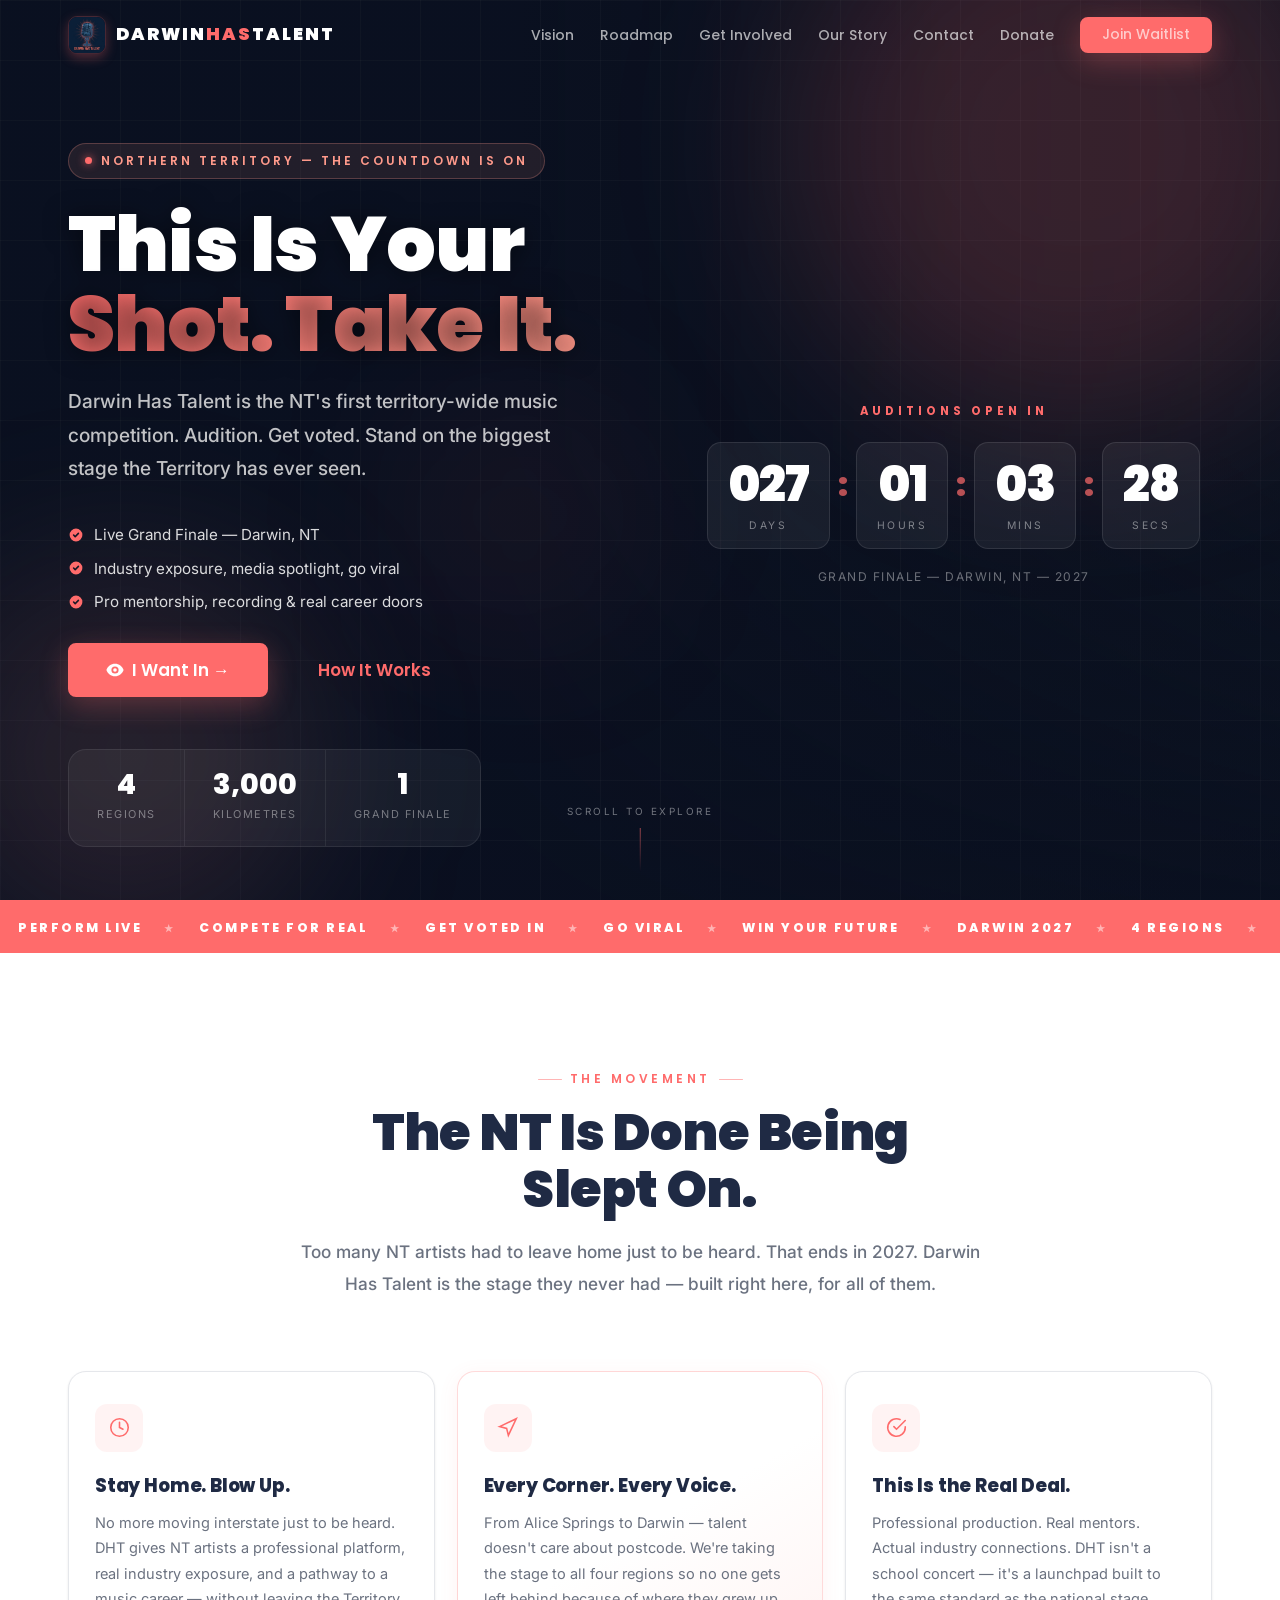
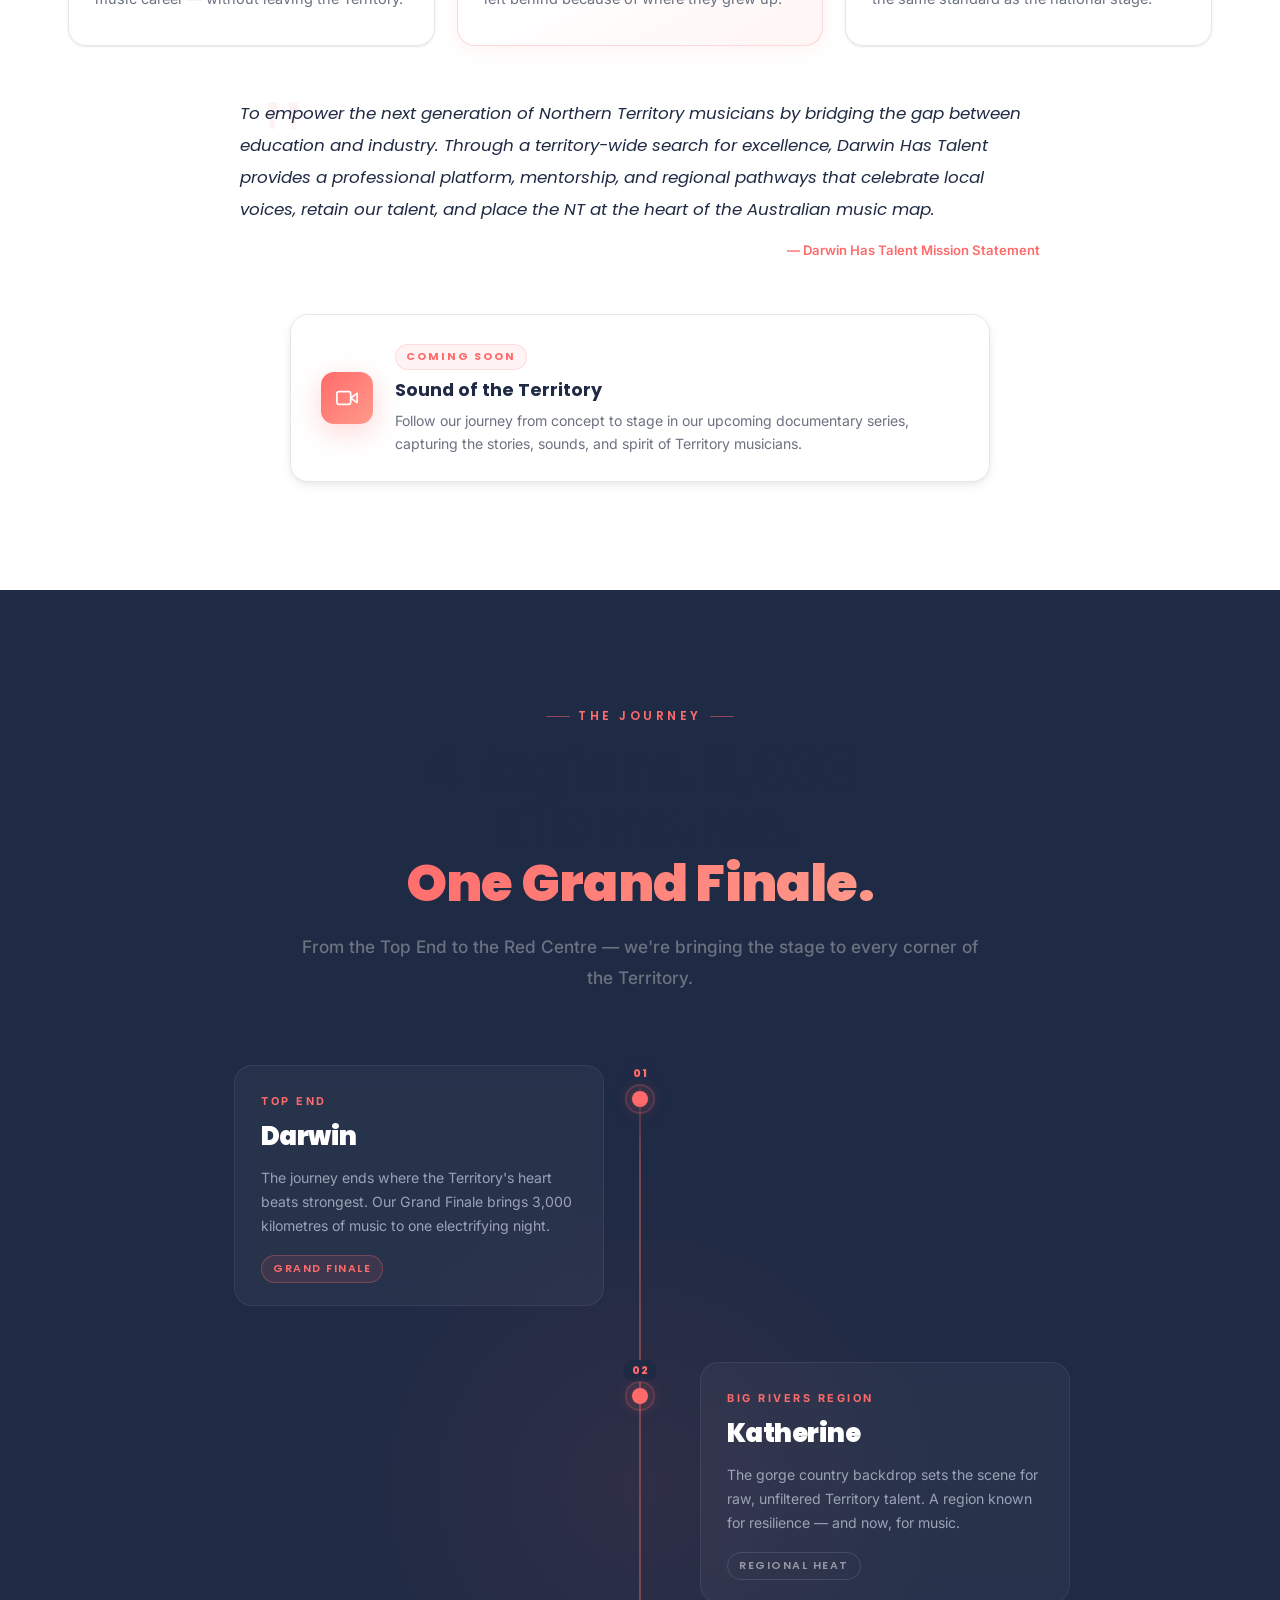
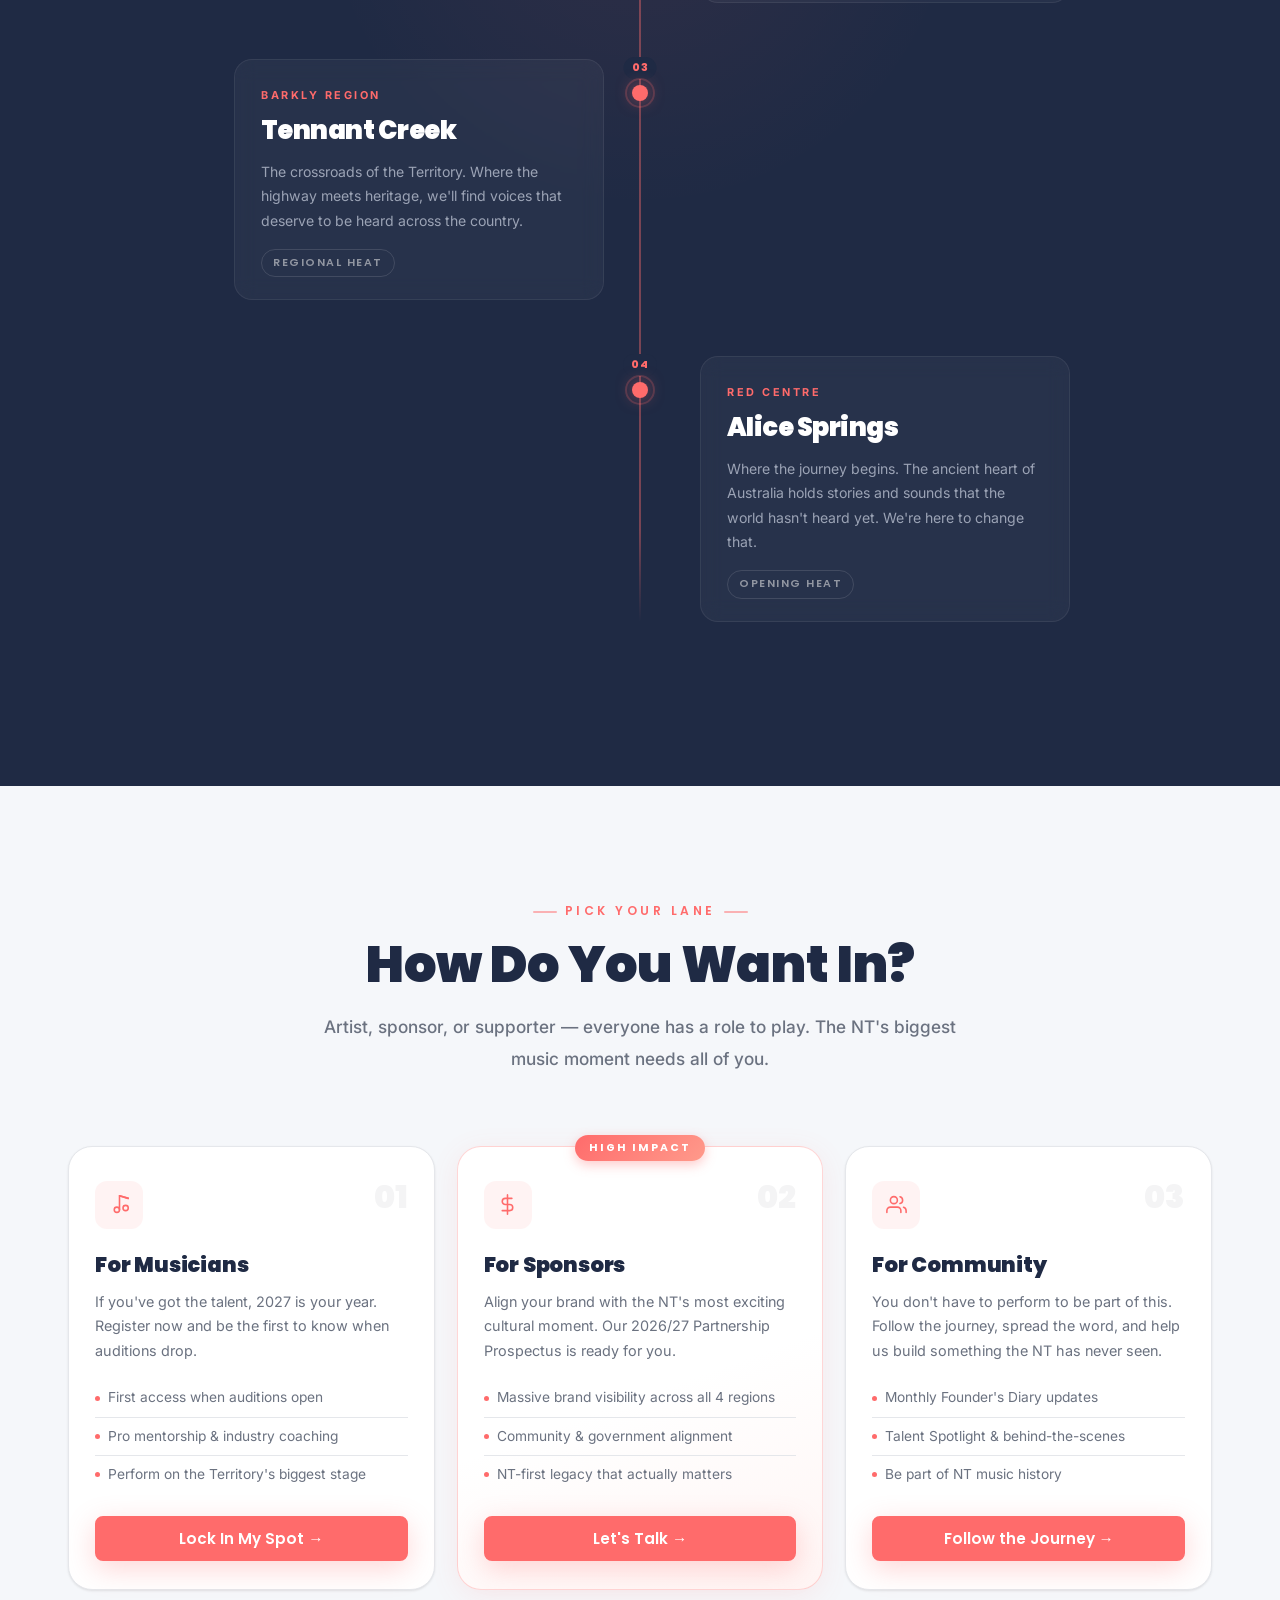
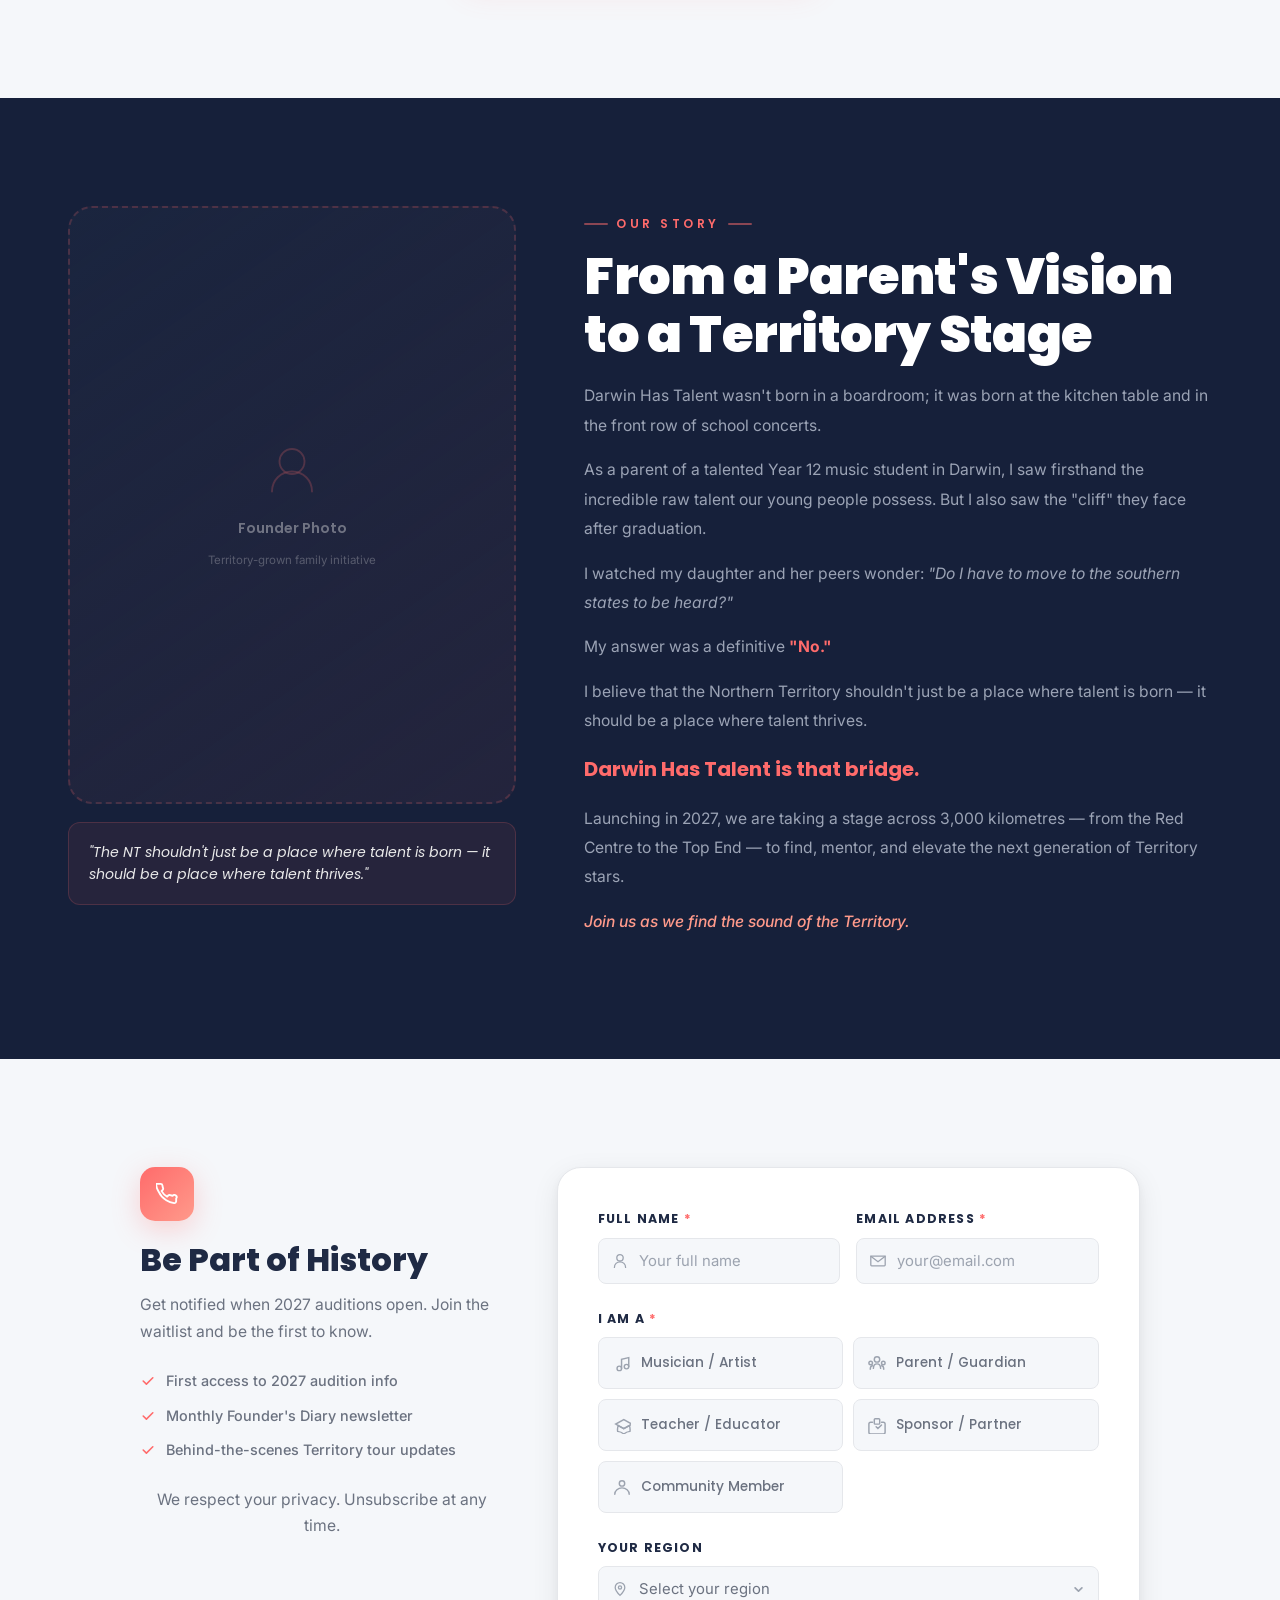
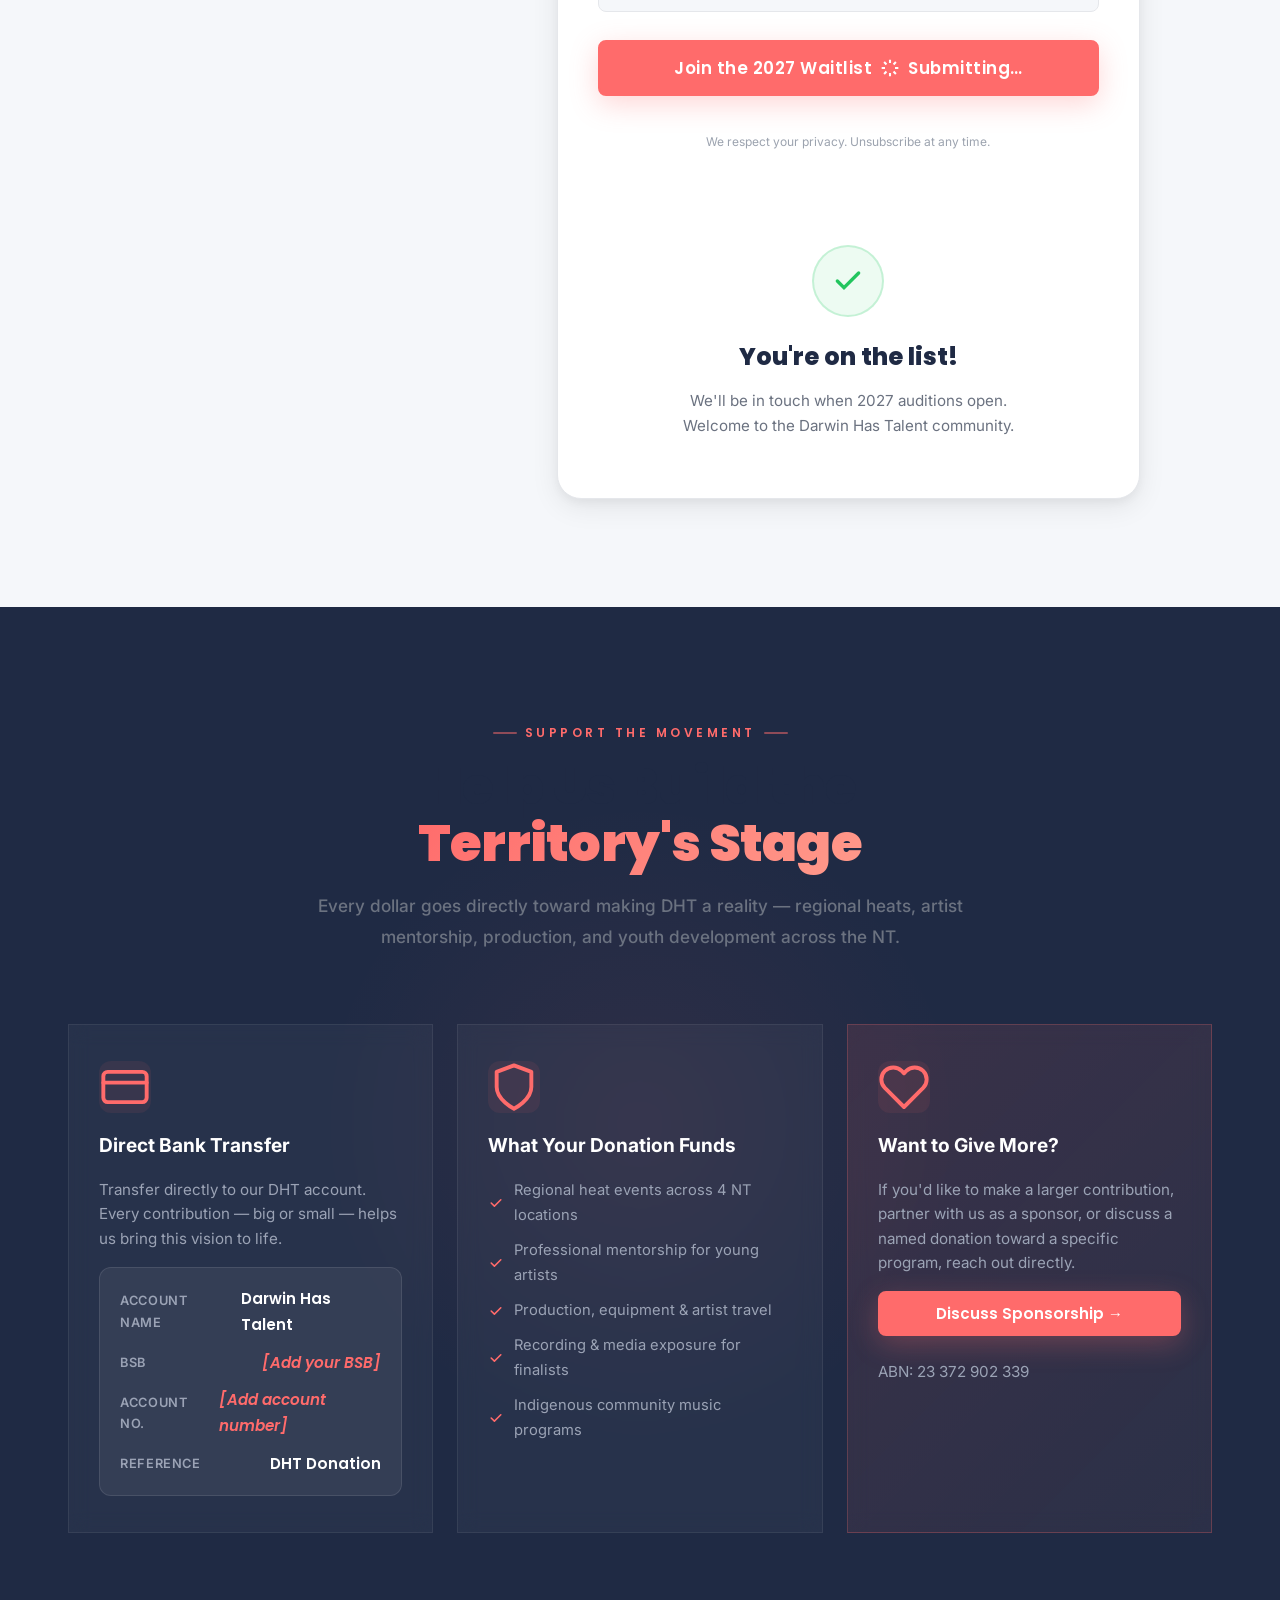
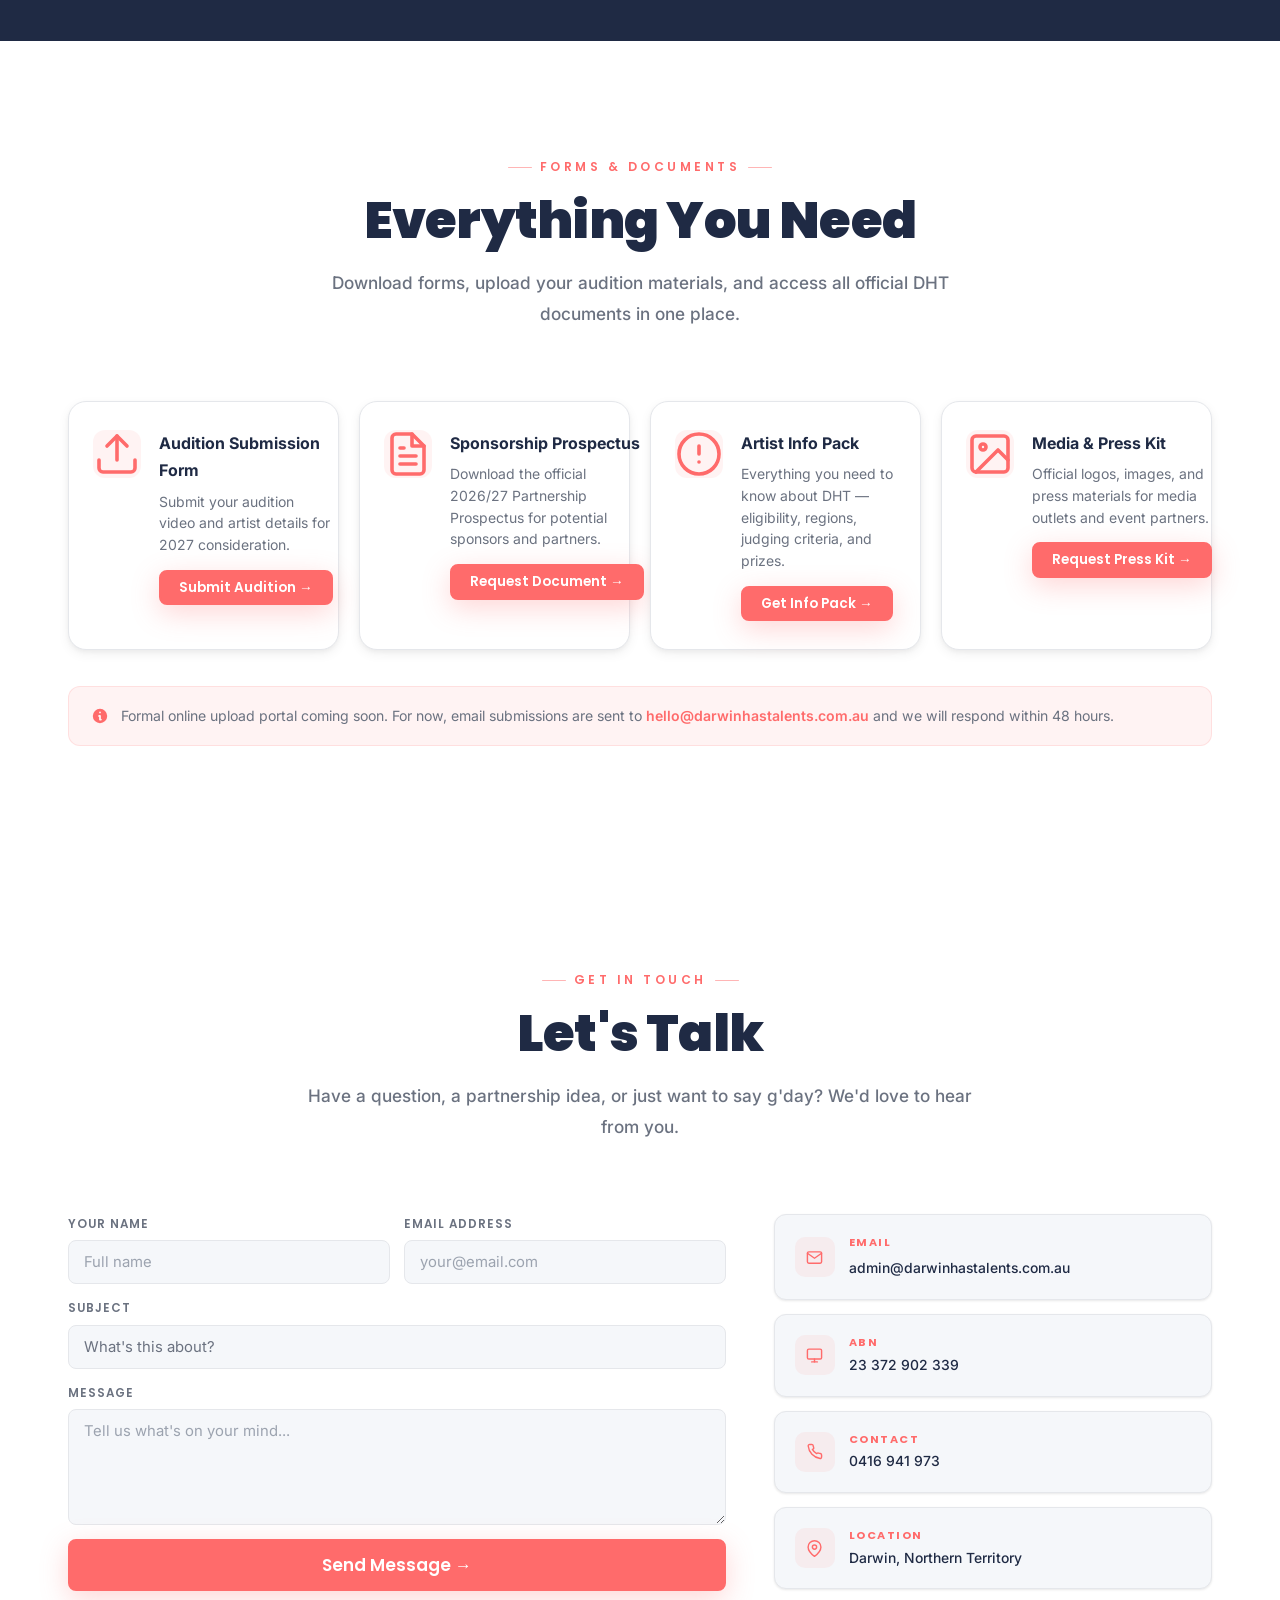
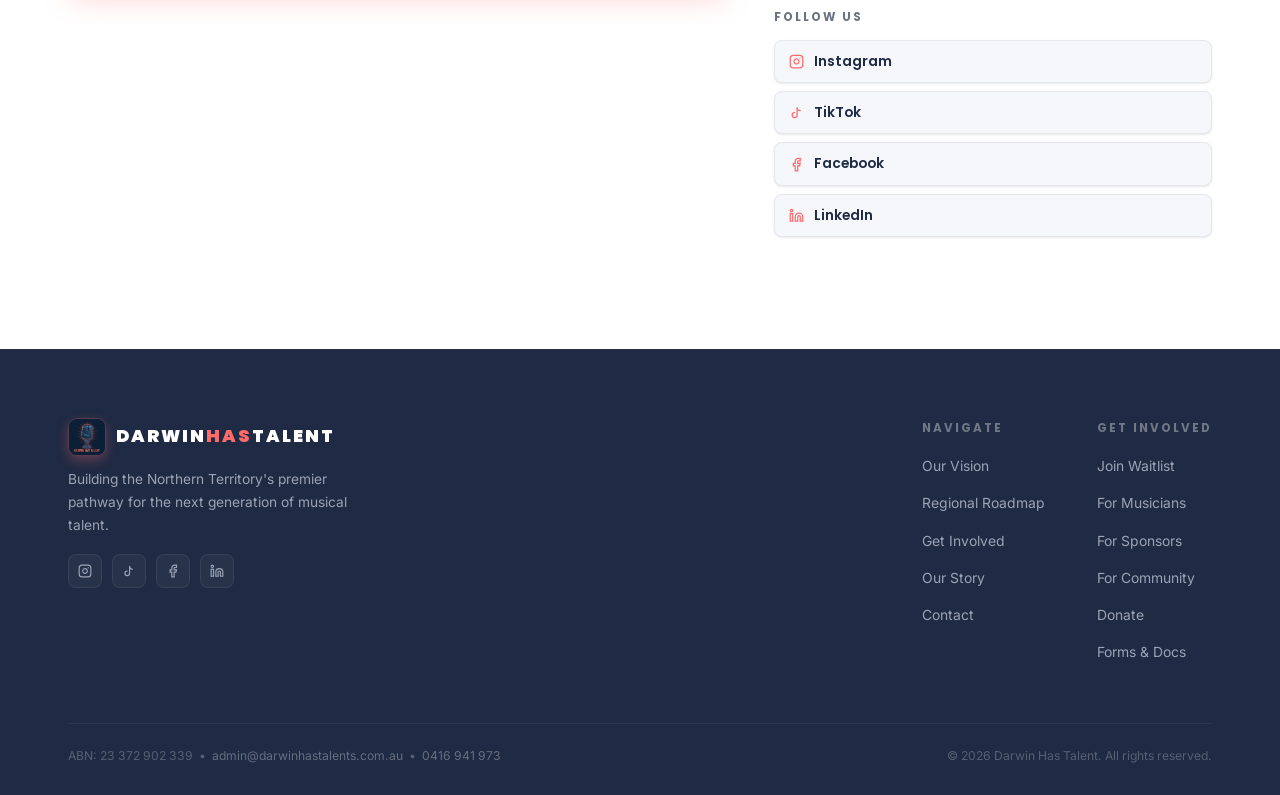
<file: index.html>
<!DOCTYPE html>
<html lang="en">
<head>
  <meta charset="UTF-8">
  <meta name="viewport" content="width=device-width, initial-scale=1.0">
  <meta name="description" content="Darwin Has Talent — Building the Northern Territory's premier pathway for the next generation of musical talent. Launching 2027.">
  <title>Darwin Has Talent — The Stage is Being Set for 2027</title>
  <link rel="preconnect" href="https://fonts.googleapis.com">
  <link rel="preconnect" href="https://fonts.gstatic.com" crossorigin>
  <link href="https://fonts.googleapis.com/css2?family=Poppins:wght@300;400;500;600;700;800;900&family=Inter:wght@300;400;500;600&display=swap" rel="stylesheet">
  <link rel="stylesheet" href="css/styles.css">
</head>
<body>

  <!-- ========== NAVIGATION ========== -->
  <nav class="navbar" id="navbar">
    <div class="container nav-container">
      <a href="#" class="nav-logo">
        <img src="assets/images/logo.jpeg" alt="Darwin Has Talent" class="logo-img">
        <span class="logo-text">DARWIN<span class="logo-accent">HAS</span>TALENT</span>
      </a>
      <button class="nav-toggle" id="navToggle" aria-label="Toggle navigation">
        <span></span><span></span><span></span>
      </button>
      <ul class="nav-links" id="navLinks">
        <li><a href="#vision">Vision</a></li>
        <li><a href="#roadmap">Roadmap</a></li>
        <li><a href="#portals">Get Involved</a></li>
        <li><a href="#story">Our Story</a></li>
        <li><a href="#contact">Contact</a></li>
        <li><a href="#donate">Donate</a></li>
        <li><a href="#waitlist" class="btn btn-primary btn-nav">Join Waitlist</a></li>
      </ul>
    </div>
  </nav>

  <!-- ========== HERO SECTION ========== -->
  <section class="hero" id="hero">
    <video class="hero-video" autoplay loop muted playsinline preload="auto">
      <source src="https://res.cloudinary.com/dpyvcwg0m/video/upload/6013292_People_Friends_3840x2160_ksg9nt.mp4" type="video/mp4">
    </video>
    <div class="hero-video-overlay"></div>
    <div class="hero-bg-effects">
      <div class="hero-glow hero-glow--1"></div>
      <div class="hero-glow hero-glow--2"></div>
      <div class="hero-glow hero-glow--3"></div>
      <div class="hero-grid"></div>
    </div>
    <div class="container hero-layout">
      <div class="hero-content">
        <div class="hero-badge">
          <span class="badge-dot"></span>
          <span>Northern Territory &mdash; The Countdown Is On</span>
        </div>
        <h1 class="hero-title">
          This Is Your<br>
          <span class="hero-title-accent">Shot. Take It.</span>
        </h1>
        <p class="hero-subtitle">
          Darwin Has Talent is the NT's first territory-wide music competition. Audition. Get voted. Stand on the biggest stage the Territory has ever seen.
        </p>
        <div class="hero-prizes">
          <div class="hero-prize-item">
            <svg viewBox="0 0 20 20" fill="currentColor" width="16"><path fill-rule="evenodd" d="M10 18a8 8 0 100-16 8 8 0 000 16zm3.707-9.293a1 1 0 00-1.414-1.414L9 10.586 7.707 9.293a1 1 0 00-1.414 1.414l2 2a1 1 0 001.414 0l4-4z" clip-rule="evenodd"/></svg>
            <span>Live Grand Finale — Darwin, NT</span>
          </div>
          <div class="hero-prize-item">
            <svg viewBox="0 0 20 20" fill="currentColor" width="16"><path fill-rule="evenodd" d="M10 18a8 8 0 100-16 8 8 0 000 16zm3.707-9.293a1 1 0 00-1.414-1.414L9 10.586 7.707 9.293a1 1 0 00-1.414 1.414l2 2a1 1 0 001.414 0l4-4z" clip-rule="evenodd"/></svg>
            <span>Industry exposure, media spotlight, go viral</span>
          </div>
          <div class="hero-prize-item">
            <svg viewBox="0 0 20 20" fill="currentColor" width="16"><path fill-rule="evenodd" d="M10 18a8 8 0 100-16 8 8 0 000 16zm3.707-9.293a1 1 0 00-1.414-1.414L9 10.586 7.707 9.293a1 1 0 00-1.414 1.414l2 2a1 1 0 001.414 0l4-4z" clip-rule="evenodd"/></svg>
            <span>Pro mentorship, recording &amp; real career doors</span>
          </div>
        </div>
        <div class="hero-cta">
          <a href="#waitlist" class="btn btn-primary btn-lg">
            <svg viewBox="0 0 20 20" fill="currentColor" width="18"><path d="M10 12a2 2 0 100-4 2 2 0 000 4z"/><path fill-rule="evenodd" d="M.458 10C1.732 5.943 5.522 3 10 3s8.268 2.943 9.542 7c-1.274 4.057-5.064 7-9.542 7S1.732 14.057.458 10zM14 10a4 4 0 11-8 0 4 4 0 018 0z" clip-rule="evenodd"/></svg>
            I Want In &rarr;
          </a>
          <a href="#portals" class="btn btn-ghost btn-lg">How It Works</a>
        </div>
        <div class="hero-stats">
          <div class="hero-stat">
            <span class="hero-stat-number">4</span>
            <span class="hero-stat-label">Regions</span>
          </div>
          <div class="hero-stat-divider"></div>
          <div class="hero-stat">
            <span class="hero-stat-number">3,000</span>
            <span class="hero-stat-label">Kilometres</span>
          </div>
          <div class="hero-stat-divider"></div>
          <div class="hero-stat">
            <span class="hero-stat-number">1</span>
            <span class="hero-stat-label">Grand Finale</span>
          </div>
        </div>
      </div>
      <div class="hero-visual">
        <div class="hero-countdown-wrap">
          <p class="countdown-eyebrow">Auditions Open In</p>
          <div class="countdown-grid">
            <div class="countdown-unit">
              <span class="countdown-num" id="cdDays">---</span>
              <span class="countdown-lbl">Days</span>
            </div>
            <div class="countdown-colon">:</div>
            <div class="countdown-unit">
              <span class="countdown-num" id="cdHours">--</span>
              <span class="countdown-lbl">Hours</span>
            </div>
            <div class="countdown-colon">:</div>
            <div class="countdown-unit">
              <span class="countdown-num" id="cdMins">--</span>
              <span class="countdown-lbl">Mins</span>
            </div>
            <div class="countdown-colon">:</div>
            <div class="countdown-unit">
              <span class="countdown-num" id="cdSecs">--</span>
              <span class="countdown-lbl">Secs</span>
            </div>
          </div>
          <p class="countdown-sub">Grand Finale &mdash; Darwin, NT &mdash; 2027</p>
        </div>
      </div>
    </div>
    <div class="hero-scroll-indicator">
      <span>Scroll to explore</span>
      <div class="scroll-line"></div>
    </div>
  </section>

  <!-- ========== TICKER ========== -->
  <div class="ticker-wrap" aria-hidden="true">
    <div class="ticker-track">
      <span>PERFORM LIVE</span><span class="ticker-dot">&#9733;</span>
      <span>COMPETE FOR REAL</span><span class="ticker-dot">&#9733;</span>
      <span>GET VOTED IN</span><span class="ticker-dot">&#9733;</span>
      <span>GO VIRAL</span><span class="ticker-dot">&#9733;</span>
      <span>WIN YOUR FUTURE</span><span class="ticker-dot">&#9733;</span>
      <span>DARWIN 2027</span><span class="ticker-dot">&#9733;</span>
      <span>4 REGIONS</span><span class="ticker-dot">&#9733;</span>
      <span>3,000 KM OF TALENT</span><span class="ticker-dot">&#9733;</span>
      <span>ONE GRAND FINALE</span><span class="ticker-dot">&#9733;</span>
      <span>PERFORM LIVE</span><span class="ticker-dot">&#9733;</span>
      <span>COMPETE FOR REAL</span><span class="ticker-dot">&#9733;</span>
      <span>GET VOTED IN</span><span class="ticker-dot">&#9733;</span>
      <span>GO VIRAL</span><span class="ticker-dot">&#9733;</span>
      <span>WIN YOUR FUTURE</span><span class="ticker-dot">&#9733;</span>
      <span>DARWIN 2027</span><span class="ticker-dot">&#9733;</span>
      <span>4 REGIONS</span><span class="ticker-dot">&#9733;</span>
      <span>3,000 KM OF TALENT</span><span class="ticker-dot">&#9733;</span>
      <span>ONE GRAND FINALE</span><span class="ticker-dot">&#9733;</span>
    </div>
  </div>

  <!-- ========== VISION SECTION (WHITE) ========== -->
  <section class="section vision section--white" id="vision">
    <div class="container">
      <div class="section-header">
        <p class="section-tag">The Movement</p>
        <h2 class="section-title">The NT Is Done Being Slept On.</h2>
        <p class="section-subtitle">
          Too many NT artists had to leave home just to be heard. That ends in 2027. Darwin Has Talent is the stage they never had — built right here, for all of them.
        </p>
      </div>

      <div class="pillars-grid">
        <div class="pillar-card">
          <div class="pillar-icon-wrap" style="--ic: #FF6B6B1A; --icb: #FF6B6B;">
            <svg viewBox="0 0 24 24" fill="none" stroke="currentColor" stroke-width="1.8" stroke-linecap="round"><circle cx="12" cy="12" r="10"/><polyline points="12 6 12 12 16 14"/></svg>
          </div>
          <h3>Stay Home. Blow Up.</h3>
          <p>No more moving interstate just to be heard. DHT gives NT artists a professional platform, real industry exposure, and a pathway to a music career — without leaving the Territory.</p>
        </div>
        <div class="pillar-card pillar-card--featured">
          <div class="pillar-icon-wrap" style="--ic: #FF6B6B1A; --icb: #FF6B6B;">
            <svg viewBox="0 0 24 24" fill="none" stroke="currentColor" stroke-width="1.8" stroke-linecap="round"><polygon points="3 11 22 2 13 21 11 13 3 11"/></svg>
          </div>
          <h3>Every Corner. Every Voice.</h3>
          <p>From Alice Springs to Darwin — talent doesn't care about postcode. We're taking the stage to all four regions so no one gets left behind because of where they grew up.</p>
        </div>
        <div class="pillar-card">
          <div class="pillar-icon-wrap" style="--ic: #FF6B6B1A; --icb: #FF6B6B;">
            <svg viewBox="0 0 24 24" fill="none" stroke="currentColor" stroke-width="1.8" stroke-linecap="round"><path d="M22 11.08V12a10 10 0 1 1-5.93-9.14"/><polyline points="22 4 12 14.01 9 11.01"/></svg>
          </div>
          <h3>This Is the Real Deal.</h3>
          <p>Professional production. Real mentors. Actual industry connections. DHT isn't a school concert — it's a launchpad built to the same standard as the national stage.</p>
        </div>
      </div>

      <div class="mission-block">
        <div class="mission-quote-mark">"</div>
        <blockquote>
          To empower the next generation of Northern Territory musicians by bridging the gap
          between education and industry. Through a territory-wide search for excellence,
          Darwin Has Talent provides a professional platform, mentorship, and regional pathways
          that celebrate local voices, retain our talent, and place the NT at the heart of the
          Australian music map.
        </blockquote>
        <p class="mission-attr">— Darwin Has Talent Mission Statement</p>
      </div>

      <div class="documentary-teaser">
        <div class="doc-icon">
          <svg viewBox="0 0 24 24" fill="none" stroke="currentColor" stroke-width="1.8" stroke-linecap="round" stroke-linejoin="round"><polygon points="23 7 16 12 23 17 23 7"/><rect x="1" y="5" width="15" height="14" rx="2" ry="2"/></svg>
        </div>
        <div class="doc-content">
          <span class="documentary-badge">Coming Soon</span>
          <h3>Sound of the Territory</h3>
          <p>Follow our journey from concept to stage in our upcoming documentary series, capturing the stories, sounds, and spirit of Territory musicians.</p>
        </div>
      </div>
    </div>
  </section>

  <!-- ========== REGIONAL ROADMAP (DARK) ========== -->
  <section class="section roadmap section--dark" id="roadmap">
    <div class="roadmap-bg-glow"></div>
    <div class="container">
      <div class="section-header">
        <p class="section-tag">The Journey</p>
        <h2 class="section-title">4 Regions. 3,000 Kilometres.<br><span class="gradient-text">One Grand Finale.</span></h2>
        <p class="section-subtitle">From the Top End to the Red Centre — we're bringing the stage to every corner of the Territory.</p>
      </div>

      <div class="roadmap-timeline">
        <div class="timeline-line"></div>

        <div class="timeline-stop timeline-stop--right">
          <div class="timeline-number">01</div>
          <div class="timeline-node">
            <div class="node-pulse"></div>
          </div>
          <div class="timeline-card glass-card">
            <div class="tc-region">Top End</div>
            <h3>Darwin</h3>
            <p>The journey ends where the Territory's heart beats strongest. Our Grand Finale brings 3,000 kilometres of music to one electrifying night.</p>
            <div class="tc-tag final-tag">Grand Finale</div>
          </div>
        </div>

        <div class="timeline-stop timeline-stop--left">
          <div class="timeline-number">02</div>
          <div class="timeline-node">
            <div class="node-pulse"></div>
          </div>
          <div class="timeline-card glass-card">
            <div class="tc-region">Big Rivers Region</div>
            <h3>Katherine</h3>
            <p>The gorge country backdrop sets the scene for raw, unfiltered Territory talent. A region known for resilience — and now, for music.</p>
            <div class="tc-tag">Regional Heat</div>
          </div>
        </div>

        <div class="timeline-stop timeline-stop--right">
          <div class="timeline-number">03</div>
          <div class="timeline-node">
            <div class="node-pulse"></div>
          </div>
          <div class="timeline-card glass-card">
            <div class="tc-region">Barkly Region</div>
            <h3>Tennant Creek</h3>
            <p>The crossroads of the Territory. Where the highway meets heritage, we'll find voices that deserve to be heard across the country.</p>
            <div class="tc-tag">Regional Heat</div>
          </div>
        </div>

        <div class="timeline-stop timeline-stop--left">
          <div class="timeline-number">04</div>
          <div class="timeline-node">
            <div class="node-pulse"></div>
          </div>
          <div class="timeline-card glass-card">
            <div class="tc-region">Red Centre</div>
            <h3>Alice Springs</h3>
            <p>Where the journey begins. The ancient heart of Australia holds stories and sounds that the world hasn't heard yet. We're here to change that.</p>
            <div class="tc-tag">Opening Heat</div>
          </div>
        </div>
      </div>
    </div>
  </section>

  <!-- ========== STAKEHOLDER PORTALS (BG) ========== -->
  <section class="section portals section--bg" id="portals">
    <div class="container">
      <div class="section-header">
        <p class="section-tag">Pick Your Lane</p>
        <h2 class="section-title">How Do You Want In?</h2>
        <p class="section-subtitle">Artist, sponsor, or supporter — everyone has a role to play. The NT's biggest music moment needs all of you.</p>
      </div>

      <div class="portals-grid">
        <div class="portal-card portal-card--musicians">
          <div class="portal-top">
            <div class="portal-icon-wrap">
              <svg viewBox="0 0 24 24" fill="none" stroke="currentColor" stroke-width="1.8" stroke-linecap="round" stroke-linejoin="round"><circle cx="9" cy="18" r="3"/><circle cx="19" cy="16" r="3"/><polyline points="12 18 12 2 22 5"/><path d="M12 2L22 5"/></svg>
            </div>
            <span class="portal-number">01</span>
          </div>
          <h3>For Musicians</h3>
          <p>If you've got the talent, 2027 is your year. Register now and be the first to know when auditions drop.</p>
          <ul class="portal-list">
            <li>First access when auditions open</li>
            <li>Pro mentorship &amp; industry coaching</li>
            <li>Perform on the Territory's biggest stage</li>
          </ul>
          <a href="#waitlist" class="btn btn-primary">Lock In My Spot &rarr;</a>
        </div>

        <div class="portal-card portal-card--sponsors portal-card--featured">
          <div class="portal-featured-label">High Impact</div>
          <div class="portal-top">
            <div class="portal-icon-wrap">
              <svg viewBox="0 0 24 24" fill="none" stroke="currentColor" stroke-width="1.8" stroke-linecap="round" stroke-linejoin="round"><line x1="12" y1="1" x2="12" y2="23"/><path d="M17 5H9.5a3.5 3.5 0 0 0 0 7h5a3.5 3.5 0 0 1 0 7H6"/></svg>
            </div>
            <span class="portal-number">02</span>
          </div>
          <h3>For Sponsors</h3>
          <p>Align your brand with the NT's most exciting cultural moment. Our 2026/27 Partnership Prospectus is ready for you.</p>
          <ul class="portal-list">
            <li>Massive brand visibility across all 4 regions</li>
            <li>Community &amp; government alignment</li>
            <li>NT-first legacy that actually matters</li>
          </ul>
          <a href="#contact" class="btn btn-primary">Let's Talk &rarr;</a>
        </div>

        <div class="portal-card portal-card--community">
          <div class="portal-top">
            <div class="portal-icon-wrap">
              <svg viewBox="0 0 24 24" fill="none" stroke="currentColor" stroke-width="1.8" stroke-linecap="round" stroke-linejoin="round"><path d="M17 21v-2a4 4 0 0 0-4-4H5a4 4 0 0 0-4 4v2"/><circle cx="9" cy="7" r="4"/><path d="M23 21v-2a4 4 0 0 0-3-3.87"/><path d="M16 3.13a4 4 0 0 1 0 7.75"/></svg>
            </div>
            <span class="portal-number">03</span>
          </div>
          <h3>For Community</h3>
          <p>You don't have to perform to be part of this. Follow the journey, spread the word, and help us build something the NT has never seen.</p>
          <ul class="portal-list">
            <li>Monthly Founder's Diary updates</li>
            <li>Talent Spotlight &amp; behind-the-scenes</li>
            <li>Be part of NT music history</li>
          </ul>
          <a href="#waitlist" class="btn btn-primary">Follow the Journey &rarr;</a>
        </div>
      </div>
    </div>
  </section>

  <!-- ========== OUR STORY (DARK) ========== -->
  <section class="section story section--darker" id="story">
    <div class="container">
      <div class="story-layout">
        <div class="story-visual">
          <div class="story-image-placeholder">
            <div class="placeholder-icon">
              <svg viewBox="0 0 48 48" fill="none" stroke="rgba(255,107,107,0.5)" stroke-width="1.5" stroke-linecap="round"><circle cx="24" cy="18" r="10"/><path d="M8 42c0-9 7-16 16-16s16 7 16 16"/></svg>
            </div>
            <span>Founder Photo</span>
            <p>Territory-grown family initiative</p>
          </div>
          <div class="story-quote-card">
            <p>"The NT shouldn't just be a place where talent is born — it should be a place where talent thrives."</p>
          </div>
        </div>
        <div class="story-content">
          <p class="section-tag">Our Story</p>
          <h2 class="section-title">From a Parent's Vision<br>to a Territory Stage</h2>
          <div class="story-text">
            <p>Darwin Has Talent wasn't born in a boardroom; it was born at the kitchen table and in the front row of school concerts.</p>
            <p>As a parent of a talented Year 12 music student in Darwin, I saw firsthand the incredible raw talent our young people possess. But I also saw the "cliff" they face after graduation.</p>
            <p>I watched my daughter and her peers wonder: <em>"Do I have to move to the southern states to be heard?"</em></p>
            <p>My answer was a definitive <strong class="coral-text">"No."</strong></p>
            <p>I believe that the Northern Territory shouldn't just be a place where talent is born — it should be a place where talent thrives.</p>
            <p class="story-highlight">Darwin Has Talent is that bridge.</p>
            <p>Launching in 2027, we are taking a stage across 3,000 kilometres — from the Red Centre to the Top End — to find, mentor, and elevate the next generation of Territory stars.</p>
            <p class="story-sign-off">Join us as we find the sound of the Territory.</p>
          </div>
        </div>
      </div>
    </div>
  </section>

  <!-- ========== WAITLIST (LIGHT BG) ========== -->
  <section class="section waitlist section--bg" id="waitlist">
    <div class="container">
      <div class="waitlist-wrapper">
        <div class="waitlist-intro">
          <div class="wh-icon">
            <svg viewBox="0 0 24 24" fill="none" stroke="currentColor" stroke-width="2" stroke-linecap="round"><path d="M22 16.92v3a2 2 0 01-2.18 2 19.79 19.79 0 01-8.63-3.07A19.5 19.5 0 013.07 9.81a19.79 19.79 0 01-3.07-8.68A2 2 0 012 1h3a2 2 0 012 1.72c.127.96.361 1.903.7 2.81a2 2 0 01-.45 2.11L6.09 8.91a16 16 0 006 6l1.27-1.27a2 2 0 012.11-.45c.907.339 1.85.573 2.81.7A2 2 0 0122 16.92z"/></svg>
          </div>
          <h2>Be Part of History</h2>
          <p>Get notified when 2027 auditions open. Join the waitlist and be the first to know.</p>
          <ul class="waitlist-perks">
            <li>
              <svg viewBox="0 0 20 20" fill="currentColor" width="16"><path fill-rule="evenodd" d="M16.707 5.293a1 1 0 010 1.414l-8 8a1 1 0 01-1.414 0l-4-4a1 1 0 011.414-1.414L8 12.586l7.293-7.293a1 1 0 011.414 0z" clip-rule="evenodd"/></svg>
              First access to 2027 audition info
            </li>
            <li>
              <svg viewBox="0 0 20 20" fill="currentColor" width="16"><path fill-rule="evenodd" d="M16.707 5.293a1 1 0 010 1.414l-8 8a1 1 0 01-1.414 0l-4-4a1 1 0 011.414-1.414L8 12.586l7.293-7.293a1 1 0 011.414 0z" clip-rule="evenodd"/></svg>
              Monthly Founder's Diary newsletter
            </li>
            <li>
              <svg viewBox="0 0 20 20" fill="currentColor" width="16"><path fill-rule="evenodd" d="M16.707 5.293a1 1 0 010 1.414l-8 8a1 1 0 01-1.414 0l-4-4a1 1 0 011.414-1.414L8 12.586l7.293-7.293a1 1 0 011.414 0z" clip-rule="evenodd"/></svg>
              Behind-the-scenes Territory tour updates
            </li>
          </ul>
          <p class="form-disclaimer">We respect your privacy. Unsubscribe at any time.</p>
        </div>

        <div class="gform-container">
          <form class="custom-gform" id="waitlistForm" novalidate>

            <div class="cgf-row">
              <div class="cgf-group">
                <label for="wf-name">Full Name <span class="cgf-required">*</span></label>
                <div class="cgf-input-wrap">
                  <svg viewBox="0 0 20 20" fill="none" stroke="currentColor" stroke-width="1.6" stroke-linecap="round"><path d="M10 10a4 4 0 100-8 4 4 0 000 8z"/><path d="M3 18c0-4 3.134-7 7-7s7 3 7 7"/></svg>
                  <input type="text" id="wf-name" name="entry.997698696" placeholder="Your full name" required autocomplete="name">
                </div>
                <span class="cgf-error">Please enter your full name.</span>
              </div>

              <div class="cgf-group">
                <label for="wf-email">Email Address <span class="cgf-required">*</span></label>
                <div class="cgf-input-wrap">
                  <svg viewBox="0 0 20 20" fill="none" stroke="currentColor" stroke-width="1.6" stroke-linecap="round"><path d="M2 4h16a1 1 0 011 1v10a1 1 0 01-1 1H2a1 1 0 01-1-1V5a1 1 0 011-1z"/><polyline points="1,4 10,11 19,4"/></svg>
                  <input type="email" id="wf-email" name="entry.1555752851" placeholder="your@email.com" required autocomplete="email">
                </div>
                <span class="cgf-error">Please enter a valid email address.</span>
              </div>
            </div>

            <div class="cgf-group">
              <label>I am a <span class="cgf-required">*</span></label>
              <div class="cgf-radio-group" id="wf-role">
                <label class="cgf-radio">
                  <input type="radio" name="entry.1483143165" value="Musician / Artist" required>
                  <span class="cgf-radio-box">
                    <svg viewBox="0 0 20 20" fill="none" stroke="currentColor" stroke-width="1.6" stroke-linecap="round"><circle cx="7" cy="16" r="2.5"/><circle cx="15" cy="14" r="2.5"/><polyline points="9.5,16 9.5,6 17.5,4 17.5,14"/></svg>
                    <span class="cgf-radio-label">Musician / Artist</span>
                    <span class="cgf-radio-check"><svg viewBox="0 0 16 16" fill="currentColor"><path d="M13.78 4.22a.75.75 0 010 1.06l-7.25 7.25a.75.75 0 01-1.06 0L2.22 9.28a.75.75 0 011.06-1.06L6 10.94l6.72-6.72a.75.75 0 011.06 0z"/></svg></span>
                  </span>
                </label>
                <label class="cgf-radio">
                  <input type="radio" name="entry.1483143165" value="Parent / Guardian">
                  <span class="cgf-radio-box">
                    <svg viewBox="0 0 20 20" fill="none" stroke="currentColor" stroke-width="1.6" stroke-linecap="round"><path d="M13 6a3 3 0 11-6 0 3 3 0 016 0z"/><path d="M6 16c0-3.314 1.79-5 4-5s4 1.686 4 5"/><path d="M2.5 17c0-2.5 1-4 2.5-4"/><circle cx="3" cy="10" r="2"/><path d="M17.5 17c0-2.5-1-4-2.5-4"/><circle cx="17" cy="10" r="2"/></svg>
                    <span class="cgf-radio-label">Parent / Guardian</span>
                    <span class="cgf-radio-check"><svg viewBox="0 0 16 16" fill="currentColor"><path d="M13.78 4.22a.75.75 0 010 1.06l-7.25 7.25a.75.75 0 01-1.06 0L2.22 9.28a.75.75 0 011.06-1.06L6 10.94l6.72-6.72a.75.75 0 011.06 0z"/></svg></span>
                  </span>
                </label>
                <label class="cgf-radio">
                  <input type="radio" name="entry.1483143165" value="Teacher / Educator">
                  <span class="cgf-radio-box">
                    <svg viewBox="0 0 20 20" fill="none" stroke="currentColor" stroke-width="1.6" stroke-linecap="round"><path d="M12 14l9-5-9-5-9 5 9 5z"/><path d="M12 14l6.16-3.422a12.083 12.083 0 01.665 6.479A11.952 11.952 0 0012 20.055a11.952 11.952 0 00-6.824-2.998 12.078 12.078 0 01.665-6.479L12 14z"/></svg>
                    <span class="cgf-radio-label">Teacher / Educator</span>
                    <span class="cgf-radio-check"><svg viewBox="0 0 16 16" fill="currentColor"><path d="M13.78 4.22a.75.75 0 010 1.06l-7.25 7.25a.75.75 0 01-1.06 0L2.22 9.28a.75.75 0 011.06-1.06L6 10.94l6.72-6.72a.75.75 0 011.06 0z"/></svg></span>
                  </span>
                </label>
                <label class="cgf-radio">
                  <input type="radio" name="entry.1483143165" value="Potential Sponsor / Partner">
                  <span class="cgf-radio-box">
                    <svg viewBox="0 0 20 20" fill="none" stroke="currentColor" stroke-width="1.6" stroke-linecap="round"><path d="M9 12l2 2 4-4"/><path d="M5 7H3a2 2 0 00-2 2v9a2 2 0 002 2h14a2 2 0 002-2V9a2 2 0 00-2-2h-2"/><rect x="7" y="3" width="6" height="6" rx="1"/></svg>
                    <span class="cgf-radio-label">Sponsor / Partner</span>
                    <span class="cgf-radio-check"><svg viewBox="0 0 16 16" fill="currentColor"><path d="M13.78 4.22a.75.75 0 010 1.06l-7.25 7.25a.75.75 0 01-1.06 0L2.22 9.28a.75.75 0 011.06-1.06L6 10.94l6.72-6.72a.75.75 0 011.06 0z"/></svg></span>
                  </span>
                </label>
                <label class="cgf-radio">
                  <input type="radio" name="entry.1483143165" value="Community Member / Supporter">
                  <span class="cgf-radio-box">
                    <svg viewBox="0 0 20 20" fill="none" stroke="currentColor" stroke-width="1.6" stroke-linecap="round"><circle cx="10" cy="6" r="3"/><path d="M2 18c0-4 3.6-7 8-7s8 3 8 7"/></svg>
                    <span class="cgf-radio-label">Community Member</span>
                    <span class="cgf-radio-check"><svg viewBox="0 0 16 16" fill="currentColor"><path d="M13.78 4.22a.75.75 0 010 1.06l-7.25 7.25a.75.75 0 01-1.06 0L2.22 9.28a.75.75 0 011.06-1.06L6 10.94l6.72-6.72a.75.75 0 011.06 0z"/></svg></span>
                  </span>
                </label>
              </div>
              <span class="cgf-error" id="role-error">Please select an option.</span>
            </div>

            <div class="cgf-group">
              <label for="wf-region">Your Region</label>
              <div class="cgf-select-wrap">
                <svg class="cgf-select-icon" viewBox="0 0 20 20" fill="none" stroke="currentColor" stroke-width="1.6" stroke-linecap="round"><path d="M10 2a6 6 0 00-6 6c0 4 6 10 6 10s6-6 6-10a6 6 0 00-6-6z"/><circle cx="10" cy="8" r="2"/></svg>
                <select id="wf-region" name="entry.1401430195">
                  <option value="" disabled selected>Select your region</option>
                  <option value="Darwin / Top End">Darwin / Top End</option>
                  <option value="Katherine / Big Rivers">Katherine / Big Rivers</option>
                  <option value="Tennant Creek / Barkly">Tennant Creek / Barkly</option>
                  <option value="Alice Springs / Red Centre">Alice Springs / Red Centre</option>
                  <option value="Outside the NT">Outside the NT</option>
                  <option value="Other">Other</option>
                </select>
                <svg class="cgf-chevron" viewBox="0 0 20 20" fill="currentColor"><path fill-rule="evenodd" d="M5.293 7.293a1 1 0 011.414 0L10 10.586l3.293-3.293a1 1 0 111.414 1.414l-4 4a1 1 0 01-1.414 0l-4-4a1 1 0 010-1.414z" clip-rule="evenodd"/></svg>
              </div>
            </div>

            <button type="submit" class="btn btn-primary btn-lg btn-full cgf-submit" id="wfSubmitBtn">
              <span class="btn-label">Join the 2027 Waitlist</span>
              <span class="btn-spinner" hidden>
                <svg viewBox="0 0 24 24" fill="none" stroke="currentColor" stroke-width="2.5" width="20" class="spin"><path d="M12 2v4M12 18v4M4.93 4.93l2.83 2.83M16.24 16.24l2.83 2.83M2 12h4M18 12h4M4.93 19.07l2.83-2.83M16.24 7.76l2.83-2.83"/></svg>
                Submitting…
              </span>
            </button>

            <p class="form-disclaimer">We respect your privacy. Unsubscribe at any time.</p>
          </form>

          <div class="cgf-success" id="waitlistSuccess" hidden>
            <div class="success-icon">
              <svg viewBox="0 0 24 24" fill="none" stroke="currentColor" stroke-width="2.5" stroke-linecap="round"><polyline points="20 6 9 17 4 12"/></svg>
            </div>
            <h3>You're on the list!</h3>
            <p>We'll be in touch when 2027 auditions open. Welcome to the Darwin Has Talent community.</p>
          </div>
        </div>
      </div>
    </div>
  </section>

  <!-- ========== DONATIONS (DARK) ========== -->
  <section class="section donate section--dark" id="donate">
    <div class="roadmap-bg-glow"></div>
    <div class="container">
      <div class="section-header">
        <p class="section-tag">Support the Movement</p>
        <h2 class="section-title">Help Us Build the<br><span class="gradient-text">Territory's Stage</span></h2>
        <p class="section-subtitle">Every dollar goes directly toward making DHT a reality — regional heats, artist mentorship, production, and youth development across the NT.</p>
      </div>

      <div class="donate-grid">
        <div class="donate-card glass-card">
          <div class="donate-card-icon">
            <svg viewBox="0 0 24 24" fill="none" stroke="currentColor" stroke-width="1.8" stroke-linecap="round" stroke-linejoin="round"><rect x="2" y="5" width="20" height="14" rx="2"/><line x1="2" y1="10" x2="22" y2="10"/></svg>
          </div>
          <h3>Direct Bank Transfer</h3>
          <p>Transfer directly to our DHT account. Every contribution — big or small — helps us bring this vision to life.</p>
          <div class="bank-details">
            <div class="bank-row">
              <span class="bank-label">Account Name</span>
              <span class="bank-value">Darwin Has Talent</span>
            </div>
            <div class="bank-row">
              <span class="bank-label">BSB</span>
              <span class="bank-value bank-placeholder">[Add your BSB]</span>
            </div>
            <div class="bank-row">
              <span class="bank-label">Account No.</span>
              <span class="bank-value bank-placeholder">[Add account number]</span>
            </div>
            <div class="bank-row">
              <span class="bank-label">Reference</span>
              <span class="bank-value">DHT Donation</span>
            </div>
          </div>
        </div>

        <div class="donate-card glass-card">
          <div class="donate-card-icon">
            <svg viewBox="0 0 24 24" fill="none" stroke="currentColor" stroke-width="1.8" stroke-linecap="round" stroke-linejoin="round"><path d="M12 22s8-4 8-10V5l-8-3-8 3v7c0 6 8 10 8 10z"/></svg>
          </div>
          <h3>What Your Donation Funds</h3>
          <ul class="donate-list">
            <li>
              <svg viewBox="0 0 20 20" fill="currentColor" width="16"><path fill-rule="evenodd" d="M16.707 5.293a1 1 0 010 1.414l-8 8a1 1 0 01-1.414 0l-4-4a1 1 0 011.414-1.414L8 12.586l7.293-7.293a1 1 0 011.414 0z" clip-rule="evenodd"/></svg>
              Regional heat events across 4 NT locations
            </li>
            <li>
              <svg viewBox="0 0 20 20" fill="currentColor" width="16"><path fill-rule="evenodd" d="M16.707 5.293a1 1 0 010 1.414l-8 8a1 1 0 01-1.414 0l-4-4a1 1 0 011.414-1.414L8 12.586l7.293-7.293a1 1 0 011.414 0z" clip-rule="evenodd"/></svg>
              Professional mentorship for young artists
            </li>
            <li>
              <svg viewBox="0 0 20 20" fill="currentColor" width="16"><path fill-rule="evenodd" d="M16.707 5.293a1 1 0 010 1.414l-8 8a1 1 0 01-1.414 0l-4-4a1 1 0 011.414-1.414L8 12.586l7.293-7.293a1 1 0 011.414 0z" clip-rule="evenodd"/></svg>
              Production, equipment &amp; artist travel
            </li>
            <li>
              <svg viewBox="0 0 20 20" fill="currentColor" width="16"><path fill-rule="evenodd" d="M16.707 5.293a1 1 0 010 1.414l-8 8a1 1 0 01-1.414 0l-4-4a1 1 0 011.414-1.414L8 12.586l7.293-7.293a1 1 0 011.414 0z" clip-rule="evenodd"/></svg>
              Recording &amp; media exposure for finalists
            </li>
            <li>
              <svg viewBox="0 0 20 20" fill="currentColor" width="16"><path fill-rule="evenodd" d="M16.707 5.293a1 1 0 010 1.414l-8 8a1 1 0 01-1.414 0l-4-4a1 1 0 011.414-1.414L8 12.586l7.293-7.293a1 1 0 011.414 0z" clip-rule="evenodd"/></svg>
              Indigenous community music programs
            </li>
          </ul>
        </div>

        <div class="donate-card glass-card donate-card--cta">
          <div class="donate-card-icon">
            <svg viewBox="0 0 24 24" fill="none" stroke="currentColor" stroke-width="1.8" stroke-linecap="round" stroke-linejoin="round"><path d="M20.84 4.61a5.5 5.5 0 0 0-7.78 0L12 5.67l-1.06-1.06a5.5 5.5 0 0 0-7.78 7.78l1.06 1.06L12 21.23l7.78-7.78 1.06-1.06a5.5 5.5 0 0 0 0-7.78z"/></svg>
          </div>
          <h3>Want to Give More?</h3>
          <p>If you'd like to make a larger contribution, partner with us as a sponsor, or discuss a named donation toward a specific program, reach out directly.</p>
          <a href="#contact" class="btn btn-primary">Discuss Sponsorship &rarr;</a>
          <p class="donate-note">ABN: 23 372 902 339</p>
        </div>
      </div>
    </div>
  </section>

  <!-- ========== RESOURCES / FORMS (WHITE) ========== -->
  <section class="section resources section--white" id="resources">
    <div class="container">
      <div class="section-header">
        <p class="section-tag">Forms &amp; Documents</p>
        <h2 class="section-title">Everything You Need</h2>
        <p class="section-subtitle">Download forms, upload your audition materials, and access all official DHT documents in one place.</p>
      </div>

      <div class="resources-grid">
        <div class="resource-card">
          <div class="resource-icon">
            <svg viewBox="0 0 24 24" fill="none" stroke="currentColor" stroke-width="1.8" stroke-linecap="round" stroke-linejoin="round"><path d="M21 15v4a2 2 0 0 1-2 2H5a2 2 0 0 1-2-2v-4"/><polyline points="17 8 12 3 7 8"/><line x1="12" y1="3" x2="12" y2="15"/></svg>
          </div>
          <div class="resource-content">
            <h3>Audition Submission Form</h3>
            <p>Submit your audition video and artist details for 2027 consideration.</p>
            <a href="mailto:hello@darwinhastalents.com.au?subject=Audition Submission" class="btn btn-primary resource-btn">Submit Audition &rarr;</a>
          </div>
        </div>

        <div class="resource-card">
          <div class="resource-icon">
            <svg viewBox="0 0 24 24" fill="none" stroke="currentColor" stroke-width="1.8" stroke-linecap="round" stroke-linejoin="round"><path d="M14 2H6a2 2 0 0 0-2 2v16a2 2 0 0 0 2 2h12a2 2 0 0 0 2-2V8z"/><polyline points="14 2 14 8 20 8"/><line x1="16" y1="13" x2="8" y2="13"/><line x1="16" y1="17" x2="8" y2="17"/><polyline points="10 9 9 9 8 9"/></svg>
          </div>
          <div class="resource-content">
            <h3>Sponsorship Prospectus</h3>
            <p>Download the official 2026/27 Partnership Prospectus for potential sponsors and partners.</p>
            <a href="mailto:hello@darwinhastalents.com.au?subject=Sponsorship Prospectus Request" class="btn btn-primary resource-btn">Request Document &rarr;</a>
          </div>
        </div>

        <div class="resource-card">
          <div class="resource-icon">
            <svg viewBox="0 0 24 24" fill="none" stroke="currentColor" stroke-width="1.8" stroke-linecap="round" stroke-linejoin="round"><circle cx="12" cy="12" r="10"/><line x1="12" y1="8" x2="12" y2="12"/><line x1="12" y1="16" x2="12.01" y2="16"/></svg>
          </div>
          <div class="resource-content">
            <h3>Artist Info Pack</h3>
            <p>Everything you need to know about DHT — eligibility, regions, judging criteria, and prizes.</p>
            <a href="mailto:hello@darwinhastalents.com.au?subject=Artist Info Pack" class="btn btn-primary resource-btn">Get Info Pack &rarr;</a>
          </div>
        </div>

        <div class="resource-card">
          <div class="resource-icon">
            <svg viewBox="0 0 24 24" fill="none" stroke="currentColor" stroke-width="1.8" stroke-linecap="round" stroke-linejoin="round"><rect x="3" y="3" width="18" height="18" rx="2" ry="2"/><circle cx="8.5" cy="8.5" r="1.5"/><polyline points="21 15 16 10 5 21"/></svg>
          </div>
          <div class="resource-content">
            <h3>Media &amp; Press Kit</h3>
            <p>Official logos, images, and press materials for media outlets and event partners.</p>
            <a href="mailto:hello@darwinhastalents.com.au?subject=Media Kit Request" class="btn btn-primary resource-btn">Request Press Kit &rarr;</a>
          </div>
        </div>
      </div>

      <div class="resources-note">
        <svg viewBox="0 0 20 20" fill="currentColor" width="18"><path fill-rule="evenodd" d="M18 10a8 8 0 11-16 0 8 8 0 0116 0zm-7-4a1 1 0 11-2 0 1 1 0 012 0zM9 9a1 1 0 000 2v3a1 1 0 001 1h1a1 1 0 100-2v-3a1 1 0 00-1-1H9z" clip-rule="evenodd"/></svg>
        <p>Formal online upload portal coming soon. For now, email submissions are sent to <a href="mailto:hello@darwinhastalents.com.au">hello@darwinhastalents.com.au</a> and we will respond within 48 hours.</p>
      </div>
    </div>
  </section>

  <!-- ========== CONTACT (WHITE) ========== -->
  <section class="section contact section--white" id="contact">
    <div class="container">
      <div class="section-header">
        <p class="section-tag">Get In Touch</p>
        <h2 class="section-title">Let's Talk</h2>
        <p class="section-subtitle">Have a question, a partnership idea, or just want to say g'day? We'd love to hear from you.</p>
      </div>
      <div class="contact-grid">
        <form class="contact-form" id="contactForm">
          <div class="form-row-2">
            <div class="form-group">
              <label class="dark-label">Your Name</label>
              <input type="text" name="contact-name" placeholder="Full name" required>
            </div>
            <div class="form-group">
              <label class="dark-label">Email Address</label>
              <input type="email" name="contact-email" placeholder="your@email.com" required>
            </div>
          </div>
          <div class="form-group">
            <label class="dark-label">Subject</label>
            <select name="contact-subject">
              <option value="" disabled selected>What's this about?</option>
              <option value="partnership">Partnership / Sponsorship</option>
              <option value="audition">Audition Enquiry</option>
              <option value="media">Media / Press</option>
              <option value="general">General Enquiry</option>
            </select>
          </div>
          <div class="form-group">
            <label class="dark-label">Message</label>
            <textarea name="contact-message" rows="5" placeholder="Tell us what's on your mind..." required></textarea>
          </div>
          <button type="submit" class="btn btn-primary btn-lg">Send Message &rarr;</button>
        </form>
        <div class="contact-sidebar">
          <div class="contact-info-card light-info-card">
            <div class="cic-icon">
              <svg viewBox="0 0 24 24" fill="none" stroke="currentColor" stroke-width="2" stroke-linecap="round"><path d="M4 4h16c1.1 0 2 .9 2 2v12c0 1.1-.9 2-2 2H4c-1.1 0-2-.9-2-2V6c0-1.1.9-2 2-2z"/><polyline points="22,6 12,13 2,6"/></svg>
            </div>
            <div>
              <h4>Email</h4>
              <a href="mailto:admin@darwinhastalents.com.au">admin@darwinhastalents.com.au</a>
            </div>
          </div>
          <div class="contact-info-card light-info-card">
            <div class="cic-icon">
              <svg viewBox="0 0 24 24" fill="none" stroke="currentColor" stroke-width="2" stroke-linecap="round"><rect x="2" y="3" width="20" height="14" rx="2"/><line x1="8" y1="21" x2="16" y2="21"/><line x1="12" y1="17" x2="12" y2="21"/></svg>
            </div>
            <div>
              <h4>ABN</h4>
              <p>23 372 902 339</p>
            </div>
          </div>
         <div class="contact-info-card light-info-card">
  <div class="cic-icon">
    <svg viewBox="0 0 24 24" fill="none" stroke="currentColor" stroke-width="2" stroke-linecap="round" stroke-linejoin="round">
      <path d="M22 16.92v3a2 2 0 0 1-2.18 2A19.79 19.79 0 0 1 3.11 4.18 2 2 0 0 1 5.1 2h3a2 2 0 0 1 2 1.72c.12.9.37 1.77.72 2.58a2 2 0 0 1-.45 2.11L9 9a16 16 0 0 0 6 6l.59-.37a2 2 0 0 1 2.11-.45c.81.35 1.68.6 2.58.72A2 2 0 0 1 22 16.92z"/>
    </svg>
  </div>
  <div>
    <h4>Contact</h4>
    <p><a href="tel:0416941973">0416 941 973</a></p>
  </div>
</div>
          <div class="contact-info-card light-info-card">
            <div class="cic-icon">
              <svg viewBox="0 0 24 24" fill="none" stroke="currentColor" stroke-width="2" stroke-linecap="round"><path d="M21 10c0 7-9 13-9 13s-9-6-9-13a9 9 0 0 1 18 0z"/><circle cx="12" cy="10" r="3"/></svg>
            </div>
            <div>
              <h4>Location</h4>
              <p>Darwin, Northern Territory</p>
            </div>
          </div>
          <div class="social-links">
            <h4 class="dark-text">Follow Us</h4>
            <div class="social-row">
              <a href="https://www.instagram.com/darwinhastalent_nt" target="_blank" rel="noopener" class="social-btn">
                <svg viewBox="0 0 24 24" fill="none" stroke="currentColor" stroke-width="2" stroke-linecap="round"><rect x="2" y="2" width="20" height="20" rx="5" ry="5"/><path d="M16 11.37A4 4 0 1 1 12.63 8 4 4 0 0 1 16 11.37z"/><line x1="17.5" y1="6.5" x2="17.51" y2="6.5"/></svg>
                Instagram
              </a>
              <a href="https://www.tiktok.com/@darwinhastalent" target="_blank" rel="noopener" class="social-btn">
                <svg viewBox="0 0 24 24" fill="none" stroke="currentColor" stroke-width="2" stroke-linecap="round" stroke-linejoin="round"><path d="M9 12a4 4 0 1 0 4 4V4a5 5 0 0 0 5 5"/></svg>
                TikTok
              </a>
              <a href="https://www.facebook.com/share/18DV43Hfcp/?mibextid=wwXlfr" target="_blank" rel="noopener" class="social-btn">
                <svg viewBox="0 0 24 24" fill="none" stroke="currentColor" stroke-width="2" stroke-linecap="round"><path d="M18 2h-3a5 5 0 0 0-5 5v3H7v4h3v8h4v-8h3l1-4h-4V7a1 1 0 0 1 1-1h3z"/></svg>
                Facebook
              </a>
              <a href="https://www.linkedin.com/company/darwin-has-talents" target="_blank" rel="noopener" class="social-btn">
                <svg viewBox="0 0 24 24" fill="none" stroke="currentColor" stroke-width="2" stroke-linecap="round"><path d="M16 8a6 6 0 0 1 6 6v7h-4v-7a2 2 0 0 0-2-2 2 2 0 0 0-2 2v7h-4v-7a6 6 0 0 1 6-6z"/><rect x="2" y="9" width="4" height="12"/><circle cx="4" cy="4" r="2"/></svg>
                LinkedIn
              </a>
            </div>
          </div>
        </div>
      </div>
    </div>
  </section>

  <!-- ========== FOOTER ========== -->
  <footer class="footer">
    <div class="footer-wave"></div>
    <div class="container">
      <div class="footer-top">
        <div class="footer-brand">
          <a href="#" class="nav-logo footer-logo">
            <img src="assets/images/logo.jpeg" alt="Darwin Has Talent" class="logo-img">
            <span class="logo-text">DARWIN<span class="logo-accent">HAS</span>TALENT</span>
          </a>
          <p>Building the Northern Territory's premier pathway for the next generation of musical talent.</p>
          <div class="footer-social">
            <a href="https://www.instagram.com/darwinhastalent_nt" target="_blank" rel="noopener" aria-label="Instagram">
              <svg viewBox="0 0 24 24" fill="none" stroke="currentColor" stroke-width="2" stroke-linecap="round"><rect x="2" y="2" width="20" height="20" rx="5" ry="5"/><path d="M16 11.37A4 4 0 1 1 12.63 8 4 4 0 0 1 16 11.37z"/><line x1="17.5" y1="6.5" x2="17.51" y2="6.5"/></svg>
            </a>
            <a href="https://www.tiktok.com/@darwinhastalent" target="_blank" rel="noopener" aria-label="TikTok">
              <svg viewBox="0 0 24 24" fill="none" stroke="currentColor" stroke-width="2" stroke-linecap="round" stroke-linejoin="round"><path d="M9 12a4 4 0 1 0 4 4V4a5 5 0 0 0 5 5"/></svg>
            </a>
            <a href="https://www.facebook.com/share/18DV43Hfcp/?mibextid=wwXlfr" target="_blank" rel="noopener" aria-label="Facebook">
              <svg viewBox="0 0 24 24" fill="none" stroke="currentColor" stroke-width="2" stroke-linecap="round"><path d="M18 2h-3a5 5 0 0 0-5 5v3H7v4h3v8h4v-8h3l1-4h-4V7a1 1 0 0 1 1-1h3z"/></svg>
            </a>
            <a href="https://www.linkedin.com/company/darwin-has-talents" target="_blank" rel="noopener" aria-label="LinkedIn">
              <svg viewBox="0 0 24 24" fill="none" stroke="currentColor" stroke-width="2" stroke-linecap="round"><path d="M16 8a6 6 0 0 1 6 6v7h-4v-7a2 2 0 0 0-2-2 2 2 0 0 0-2 2v7h-4v-7a6 6 0 0 1 6-6z"/><rect x="2" y="9" width="4" height="12"/><circle cx="4" cy="4" r="2"/></svg>
            </a>
          </div>
        </div>
        <div class="footer-links">
          <div class="footer-col">
            <h4>Navigate</h4>
            <ul>
              <li><a href="#vision">Our Vision</a></li>
              <li><a href="#roadmap">Regional Roadmap</a></li>
              <li><a href="#portals">Get Involved</a></li>
              <li><a href="#story">Our Story</a></li>
              <li><a href="#contact">Contact</a></li>
            </ul>
          </div>
          <div class="footer-col">
            <h4>Get Involved</h4>
            <ul>
              <li><a href="#waitlist">Join Waitlist</a></li>
              <li><a href="#portals">For Musicians</a></li>
              <li><a href="#portals">For Sponsors</a></li>
              <li><a href="#portals">For Community</a></li>
              <li><a href="#donate">Donate</a></li>
              <li><a href="#resources">Forms &amp; Docs</a></li>
            </ul>
          </div>
        </div>
      </div>
      <div class="footer-bottom">
        <p>ABN: 23 372 902 339 &nbsp;&bull;&nbsp; <a href="mailto:admin@darwinhastalents.com.au">admin@darwinhastalents.com.au</a> &nbsp;&bull;&nbsp;
        <a href="tel:0416941973">0416 941 973</a> </p>
        <p>&copy; 2026 Darwin Has Talent. All rights reserved.</p>
      </div>
    </div>
  </footer>

  <script src="js/main.js"></script>
</body>
</html>
</file>
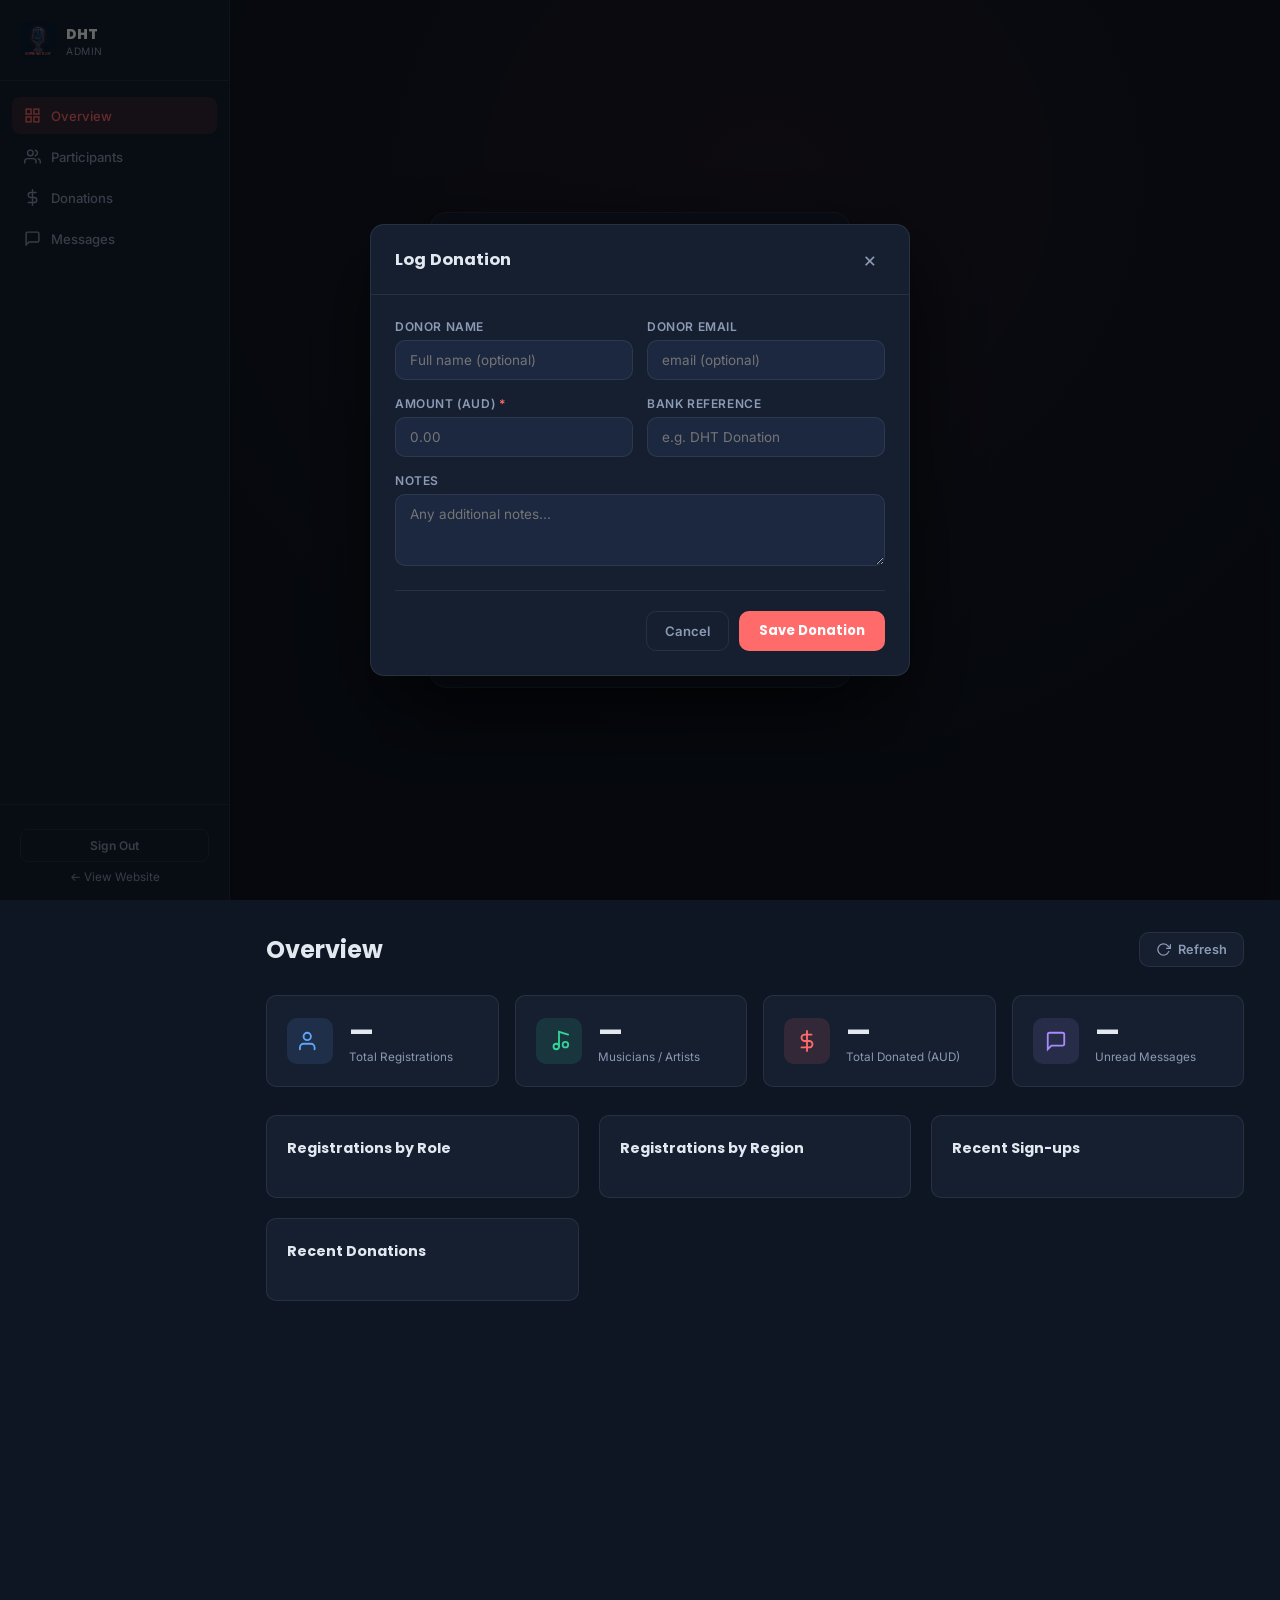
<file: admin.html>
<!DOCTYPE html>
<html lang="en">
<head>
  <meta charset="UTF-8">
  <meta name="viewport" content="width=device-width, initial-scale=1.0">
  <title>DHT Admin Portal</title>
  <link rel="preconnect" href="https://fonts.googleapis.com">
  <link href="https://fonts.googleapis.com/css2?family=Poppins:wght@400;500;600;700;800&family=Inter:wght@400;500;600&display=swap" rel="stylesheet">
  <link rel="stylesheet" href="css/admin.css">
</head>
<body>

  <!-- ===== LOGIN SCREEN ===== -->
  <div class="login-screen" id="loginScreen">
    <div class="login-card">
      <div class="login-logo">
        <img src="assets/images/logo.jpeg" alt="DHT" class="login-logo-img">
        <div>
          <div class="login-logo-text">DARWIN<span>HAS</span>TALENT</div>
          <div class="login-logo-sub">Admin Portal</div>
        </div>
      </div>
      <h1>Sign In</h1>
      <p class="login-desc">Authorised staff only.</p>
      <form id="loginForm" novalidate>
        <div class="form-group">
          <label>Email</label>
          <input type="email" id="loginEmail" placeholder="admin@darwinhastalents.com.au" required>
        </div>
        <div class="form-group">
          <label>Password</label>
          <input type="password" id="loginPassword" placeholder="Password" required>
        </div>
        <div class="login-error" id="loginError" hidden></div>
        <button type="submit" class="btn-login" id="loginBtn">Sign In</button>
      </form>
      <a href="index.html" class="back-link">&larr; Back to website</a>
    </div>
  </div>

  <!-- ===== MAIN PORTAL ===== -->
  <div class="portal" id="portal" hidden>

    <!-- Sidebar -->
    <aside class="sidebar" id="sidebar">
      <div class="sidebar-logo">
        <img src="assets/images/logo.jpeg" alt="DHT" class="sidebar-logo-img">
        <div>
          <div class="sidebar-logo-text">DHT</div>
          <div class="sidebar-logo-sub">Admin</div>
        </div>
      </div>
      <nav class="sidebar-nav">
        <button class="nav-item active" data-tab="overview">
          <svg viewBox="0 0 24 24" fill="none" stroke="currentColor" stroke-width="2" stroke-linecap="round"><rect x="3" y="3" width="7" height="7"/><rect x="14" y="3" width="7" height="7"/><rect x="3" y="14" width="7" height="7"/><rect x="14" y="14" width="7" height="7"/></svg>
          Overview
        </button>
        <button class="nav-item" data-tab="participants">
          <svg viewBox="0 0 24 24" fill="none" stroke="currentColor" stroke-width="2" stroke-linecap="round"><path d="M17 21v-2a4 4 0 0 0-4-4H5a4 4 0 0 0-4 4v2"/><circle cx="9" cy="7" r="4"/><path d="M23 21v-2a4 4 0 0 0-3-3.87"/><path d="M16 3.13a4 4 0 0 1 0 7.75"/></svg>
          Participants
          <span class="nav-badge" id="navBadgeParticipants"></span>
        </button>
        <button class="nav-item" data-tab="donations">
          <svg viewBox="0 0 24 24" fill="none" stroke="currentColor" stroke-width="2" stroke-linecap="round"><line x1="12" y1="1" x2="12" y2="23"/><path d="M17 5H9.5a3.5 3.5 0 0 0 0 7h5a3.5 3.5 0 0 1 0 7H6"/></svg>
          Donations
        </button>
        <button class="nav-item" data-tab="messages">
          <svg viewBox="0 0 24 24" fill="none" stroke="currentColor" stroke-width="2" stroke-linecap="round"><path d="M21 15a2 2 0 0 1-2 2H7l-4 4V5a2 2 0 0 1 2-2h14a2 2 0 0 1 2 2z"/></svg>
          Messages
          <span class="nav-badge" id="navBadgeMessages"></span>
        </button>
      </nav>
      <div class="sidebar-footer">
        <div class="admin-user" id="adminUserLabel"></div>
        <button class="btn-signout" id="signOutBtn">Sign Out</button>
        <a href="index.html" class="back-site-link">&larr; View Website</a>
      </div>
    </aside>

    <!-- Mobile header -->
    <header class="mobile-header">
      <button class="mobile-menu-btn" id="mobileMenuBtn">
        <svg viewBox="0 0 24 24" fill="none" stroke="currentColor" stroke-width="2" stroke-linecap="round"><line x1="3" y1="12" x2="21" y2="12"/><line x1="3" y1="6" x2="21" y2="6"/><line x1="3" y1="18" x2="21" y2="18"/></svg>
      </button>
      <span class="mobile-title">DHT Admin</span>
    </header>

    <!-- Main content -->
    <main class="main-content">

      <!-- ===== OVERVIEW TAB ===== -->
      <section class="tab-panel active" id="tab-overview">
        <div class="page-header">
          <h1>Overview</h1>
          <button class="btn-refresh" id="refreshBtn">
            <svg viewBox="0 0 24 24" fill="none" stroke="currentColor" stroke-width="2" stroke-linecap="round"><polyline points="23 4 23 10 17 10"/><path d="M20.49 15a9 9 0 1 1-2.12-9.36L23 10"/></svg>
            Refresh
          </button>
        </div>

        <div class="stats-grid" id="statsGrid">
          <div class="stat-card">
            <div class="stat-icon stat-icon--blue">
              <svg viewBox="0 0 24 24" fill="none" stroke="currentColor" stroke-width="2" stroke-linecap="round"><path d="M17 21v-2a4 4 0 0 0-4-4H5a4 4 0 0 0-4 4v2"/><circle cx="9" cy="7" r="4"/></svg>
            </div>
            <div class="stat-body">
              <div class="stat-value" id="statTotal">—</div>
              <div class="stat-label">Total Registrations</div>
            </div>
          </div>
          <div class="stat-card">
            <div class="stat-icon stat-icon--green">
              <svg viewBox="0 0 24 24" fill="none" stroke="currentColor" stroke-width="2" stroke-linecap="round"><circle cx="9" cy="18" r="3"/><circle cx="19" cy="16" r="3"/><polyline points="12 18 12 2 22 5"/></svg>
            </div>
            <div class="stat-body">
              <div class="stat-value" id="statMusicians">—</div>
              <div class="stat-label">Musicians / Artists</div>
            </div>
          </div>
          <div class="stat-card">
            <div class="stat-icon stat-icon--coral">
              <svg viewBox="0 0 24 24" fill="none" stroke="currentColor" stroke-width="2" stroke-linecap="round"><line x1="12" y1="1" x2="12" y2="23"/><path d="M17 5H9.5a3.5 3.5 0 0 0 0 7h5a3.5 3.5 0 0 1 0 7H6"/></svg>
            </div>
            <div class="stat-body">
              <div class="stat-value" id="statDonationTotal">—</div>
              <div class="stat-label">Total Donated (AUD)</div>
            </div>
          </div>
          <div class="stat-card">
            <div class="stat-icon stat-icon--purple">
              <svg viewBox="0 0 24 24" fill="none" stroke="currentColor" stroke-width="2" stroke-linecap="round"><path d="M21 15a2 2 0 0 1-2 2H7l-4 4V5a2 2 0 0 1 2-2h14a2 2 0 0 1 2 2z"/></svg>
            </div>
            <div class="stat-body">
              <div class="stat-value" id="statNewMessages">—</div>
              <div class="stat-label">Unread Messages</div>
            </div>
          </div>
        </div>

        <div class="overview-grid">
          <div class="overview-card">
            <h3>Registrations by Role</h3>
            <div class="bar-chart" id="roleChart"></div>
          </div>
          <div class="overview-card">
            <h3>Registrations by Region</h3>
            <div class="bar-chart" id="regionChart"></div>
          </div>
          <div class="overview-card">
            <h3>Recent Sign-ups</h3>
            <div class="recent-list" id="recentList"></div>
          </div>
          <div class="overview-card">
            <h3>Recent Donations</h3>
            <div class="recent-list" id="recentDonations"></div>
          </div>
        </div>
      </section>

      <!-- ===== PARTICIPANTS TAB ===== -->
      <section class="tab-panel" id="tab-participants">
        <div class="page-header">
          <h1>Participants</h1>
          <button class="btn-export" id="exportParticipants">
            <svg viewBox="0 0 24 24" fill="none" stroke="currentColor" stroke-width="2" stroke-linecap="round"><path d="M21 15v4a2 2 0 0 1-2 2H5a2 2 0 0 1-2-2v-4"/><polyline points="7 10 12 15 17 10"/><line x1="12" y1="15" x2="12" y2="3"/></svg>
            Export CSV
          </button>
        </div>
        <div class="table-controls">
          <input type="search" class="table-search" id="participantSearch" placeholder="Search name or email...">
          <select class="table-filter" id="roleFilter">
            <option value="">All Roles</option>
            <option value="Musician / Artist">Musicians</option>
            <option value="Parent / Guardian">Parents</option>
            <option value="Teacher / Educator">Teachers</option>
            <option value="Potential Sponsor / Partner">Sponsors</option>
            <option value="Community Member / Supporter">Community</option>
          </select>
          <select class="table-filter" id="regionFilter">
            <option value="">All Regions</option>
            <option value="Darwin / Top End">Darwin / Top End</option>
            <option value="Katherine / Big Rivers">Katherine</option>
            <option value="Tennant Creek / Barkly">Tennant Creek</option>
            <option value="Alice Springs / Red Centre">Alice Springs</option>
            <option value="Outside the NT">Outside NT</option>
          </select>
        </div>
        <div class="table-wrap">
          <table class="data-table" id="participantsTable">
            <thead>
              <tr>
                <th>Name</th>
                <th>Email</th>
                <th>Role</th>
                <th>Region</th>
                <th>Registered</th>
              </tr>
            </thead>
            <tbody id="participantsBody"></tbody>
          </table>
          <div class="table-empty" id="participantsEmpty" hidden>No registrations yet.</div>
        </div>
        <div class="table-footer" id="participantCount"></div>
      </section>

      <!-- ===== DONATIONS TAB ===== -->
      <section class="tab-panel" id="tab-donations">
        <div class="page-header">
          <h1>Donations</h1>
          <button class="btn-primary-action" id="addDonationBtn">
            <svg viewBox="0 0 24 24" fill="none" stroke="currentColor" stroke-width="2.5" stroke-linecap="round"><line x1="12" y1="5" x2="12" y2="19"/><line x1="5" y1="12" x2="19" y2="12"/></svg>
            Log Donation
          </button>
        </div>

        <div class="donation-summary">
          <div class="donation-sum-item">
            <span class="donation-sum-label">Total Raised</span>
            <span class="donation-sum-value" id="donationGrandTotal">$0.00</span>
          </div>
          <div class="donation-sum-item">
            <span class="donation-sum-label">No. of Donations</span>
            <span class="donation-sum-value" id="donationCount">0</span>
          </div>
          <div class="donation-sum-item">
            <span class="donation-sum-label">Average Donation</span>
            <span class="donation-sum-value" id="donationAvg">$0.00</span>
          </div>
        </div>

        <div class="table-wrap">
          <table class="data-table" id="donationsTable">
            <thead>
              <tr>
                <th>Date</th>
                <th>Name</th>
                <th>Email</th>
                <th>Amount</th>
                <th>Reference</th>
                <th>Notes</th>
                <th></th>
              </tr>
            </thead>
            <tbody id="donationsBody"></tbody>
          </table>
          <div class="table-empty" id="donationsEmpty" hidden>No donations recorded yet. Use "Log Donation" to add one.</div>
        </div>
      </section>

      <!-- ===== MESSAGES TAB ===== -->
      <section class="tab-panel" id="tab-messages">
        <div class="page-header">
          <h1>Messages</h1>
          <button class="btn-export" id="exportMessages">
            <svg viewBox="0 0 24 24" fill="none" stroke="currentColor" stroke-width="2" stroke-linecap="round"><path d="M21 15v4a2 2 0 0 1-2 2H5a2 2 0 0 1-2-2v-4"/><polyline points="7 10 12 15 17 10"/><line x1="12" y1="15" x2="12" y2="3"/></svg>
            Export CSV
          </button>
        </div>
        <div class="table-controls">
          <input type="search" class="table-search" id="messageSearch" placeholder="Search messages...">
          <select class="table-filter" id="statusFilter">
            <option value="">All Statuses</option>
            <option value="new">New</option>
            <option value="read">Read</option>
            <option value="replied">Replied</option>
          </select>
        </div>
        <div class="table-wrap">
          <table class="data-table" id="messagesTable">
            <thead>
              <tr>
                <th>Date</th>
                <th>Name</th>
                <th>Email</th>
                <th>Subject</th>
                <th>Message</th>
                <th>Status</th>
              </tr>
            </thead>
            <tbody id="messagesBody"></tbody>
          </table>
          <div class="table-empty" id="messagesEmpty" hidden>No messages yet.</div>
        </div>
      </section>

    </main>
  </div>

  <!-- ===== ADD DONATION MODAL ===== -->
  <div class="modal-overlay" id="donationModal" hidden>
    <div class="modal">
      <div class="modal-header">
        <h2>Log Donation</h2>
        <button class="modal-close" id="closeDonationModal">&times;</button>
      </div>
      <form id="donationForm" novalidate>
        <div class="form-row-2">
          <div class="form-group">
            <label>Donor Name</label>
            <input type="text" id="donorName" placeholder="Full name (optional)">
          </div>
          <div class="form-group">
            <label>Donor Email</label>
            <input type="email" id="donorEmail" placeholder="email (optional)">
          </div>
        </div>
        <div class="form-row-2">
          <div class="form-group">
            <label>Amount (AUD) <span class="required">*</span></label>
            <input type="number" id="donorAmount" placeholder="0.00" step="0.01" min="0" required>
          </div>
          <div class="form-group">
            <label>Bank Reference</label>
            <input type="text" id="donorReference" placeholder="e.g. DHT Donation">
          </div>
        </div>
        <div class="form-group">
          <label>Notes</label>
          <textarea id="donorNotes" rows="3" placeholder="Any additional notes..."></textarea>
        </div>
        <div class="modal-footer">
          <button type="button" class="btn-cancel" id="cancelDonationBtn">Cancel</button>
          <button type="submit" class="btn-save">Save Donation</button>
        </div>
      </form>
    </div>
  </div>

  <script src="js/admin.js"></script>
</body>
</html>
</file>
<file: css/styles.css>
/* ============================================
   DARWIN HAS TALENT — Light Professional Theme
   ============================================ */

/* ---------- Design Tokens ---------- */
:root {
  --bg:           #F5F7FA;
  --bg-white:     #FFFFFF;
  --bg-dark:      #1F2A44;
  --bg-darker:    #16203A;

  --primary:      #FF6B6B;
  --primary-hover:#E85555;
  --primary-soft: rgba(255,107,107,0.08);
  --primary-mid:  rgba(255,107,107,0.15);
  --accent:       #FF9A8B;
  --secondary:    #1F2A44;

  --text:         #2D2D2D;
  --text-muted:   #6B7280;
  --text-light:   #9CA3AF;
  --text-on-dark: #EAEAEA;
  --text-muted-dark: #9BA3B5;

  --border:       #E5E7EB;
  --border-dark:  rgba(255,255,255,0.08);

  --shadow-xs:    0 1px 3px rgba(0,0,0,0.06), 0 1px 2px rgba(0,0,0,0.04);
  --shadow-sm:    0 4px 12px rgba(0,0,0,0.06), 0 2px 4px rgba(0,0,0,0.04);
  --shadow-md:    0 8px 28px rgba(0,0,0,0.08), 0 4px 8px rgba(0,0,0,0.04);
  --shadow-lg:    0 16px 48px rgba(0,0,0,0.1),  0 8px 16px rgba(0,0,0,0.06);
  --shadow-coral: 0 8px 28px rgba(255,107,107,0.28);

  --font-display: 'Poppins', sans-serif;
  --font-body:    'Inter', sans-serif;

  --r-sm:  8px;
  --r-md:  12px;
  --r-lg:  18px;
  --r-xl:  24px;
  --r-2xl: 36px;

  --transition: 0.25s cubic-bezier(0.4, 0, 0.2, 1);
  --max-w: 1200px;
}

/* ---------- Reset & Base ---------- */
*, *::before, *::after { box-sizing: border-box; margin: 0; padding: 0; }
html { scroll-behavior: smooth; font-size: 16px; }

body {
  font-family: var(--font-body);
  background: var(--bg);
  color: var(--text);
  line-height: 1.7;
  overflow-x: hidden;
  -webkit-font-smoothing: antialiased;
}

img { max-width: 100%; display: block; }
a   { color: var(--primary); text-decoration: none; transition: color var(--transition); }
a:hover { color: var(--primary-hover); }

/* ---------- Utility ---------- */
.container {
  width: 100%;
  max-width: var(--max-w);
  margin: 0 auto;
  padding: 0 28px;
}

.section         { padding: 108px 0; position: relative; }
.section--dark   { background: var(--bg-dark); }
.section--darker { background: var(--bg-darker); }
.section--white  { background: var(--bg-white); }
.section--bg     { background: var(--bg); }

.section-header {
  text-align: center;
  max-width: 680px;
  margin: 0 auto 72px;
}

.section-tag {
  display: inline-flex;
  align-items: center;
  gap: 8px;
  font-family: var(--font-display);
  font-weight: 600;
  font-size: 0.76rem;
  text-transform: uppercase;
  letter-spacing: 3.5px;
  color: var(--primary);
  margin-bottom: 14px;
}
.section-tag::before, .section-tag::after {
  content: '';
  display: block;
  width: 24px; height: 1.5px;
  background: var(--primary);
  opacity: 0.5;
  border-radius: 2px;
}

.section-title {
  font-family: var(--font-display);
  font-size: clamp(2.1rem, 4.2vw, 3.2rem);
  font-weight: 900;
  line-height: 1.12;
  margin-bottom: 18px;
  color: var(--secondary);
  letter-spacing: -0.015em;
}

.section-subtitle {
  font-size: 1.08rem;
  font-weight: 500;
  line-height: 1.8;
  color: var(--text-muted);
}

/* On dark sections */
.on-dark .section-title    { color: #fff; }
.on-dark .section-subtitle { color: var(--text-muted-dark); }
.on-dark .section-tag      { color: var(--accent); }
.on-dark .section-tag::before,
.on-dark .section-tag::after { background: var(--accent); }

.gradient-text {
  background: linear-gradient(135deg, var(--primary), var(--accent));
  -webkit-background-clip: text;
  -webkit-text-fill-color: transparent;
  background-clip: text;
}

/* ---------- Buttons ---------- */
.btn {
  display: inline-flex;
  align-items: center;
  justify-content: center;
  gap: 8px;
  font-family: var(--font-display);
  font-weight: 600;
  font-size: 0.95rem;
  padding: 13px 28px;
  border-radius: var(--r-sm);
  border: 2px solid transparent;
  cursor: pointer;
  transition: all var(--transition);
  text-decoration: none;
  white-space: nowrap;
  line-height: 1;
}

.btn-primary {
  background: var(--primary);
  color: #fff;
  border-color: var(--primary);
  box-shadow: var(--shadow-coral);
}
.btn-primary:hover {
  background: var(--primary-hover);
  border-color: var(--primary-hover);
  color: #fff;
  box-shadow: 0 10px 36px rgba(255,107,107,0.38);
  transform: translateY(-2px);
}

.btn-secondary {
  background: var(--secondary);
  color: #fff;
  border-color: var(--secondary);
  box-shadow: var(--shadow-sm);
}
.btn-secondary:hover {
  background: #2a3960;
  border-color: #2a3960;
  color: #fff;
  transform: translateY(-2px);
}

.btn-outline {
  background: transparent;
  color: var(--secondary);
  border-color: var(--border);
}
.btn-outline:hover {
  border-color: var(--primary);
  color: var(--primary);
  background: var(--primary-soft);
}

.btn-ghost-dark {
  background: rgba(255,255,255,0.07);
  color: rgba(255,255,255,0.85);
  border-color: rgba(255,255,255,0.15);
}
.btn-ghost-dark:hover {
  background: rgba(255,255,255,0.12);
  color: #fff;
  border-color: rgba(255,255,255,0.3);
}

.btn-lg   { padding: 16px 36px; font-size: 1.05rem; }
.btn-full { width: 100%; }

/* ---------- Navbar ---------- */
.navbar {
  position: fixed;
  top: 0; left: 0;
  width: 100%;
  z-index: 1000;
  padding: 16px 0;
  transition: all var(--transition);
}

.navbar.scrolled {
  background: rgba(255,255,255,0.94);
  backdrop-filter: blur(16px);
  -webkit-backdrop-filter: blur(16px);
  padding: 10px 0;
  box-shadow: 0 1px 0 var(--border), var(--shadow-sm);
}

.nav-container {
  display: flex;
  align-items: center;
  justify-content: space-between;
}

.nav-logo {
  display: flex;
  align-items: center;
  gap: 10px;
  text-decoration: none;
}

.logo-img {
  width: 38px;
  height: 38px;
  border-radius: 9px;
  object-fit: cover;
  flex-shrink: 0;
  box-shadow: 0 4px 12px rgba(255,107,107,0.3);
  border: 1.5px solid rgba(255,107,107,0.25);
}

.logo-text {
  font-family: var(--font-display);
  font-weight: 900;
  font-size: 1.1rem;
  letter-spacing: 2px;
  color: var(--secondary);
  transition: color var(--transition);
}
.logo-accent { color: var(--primary); }

/* Before scroll the logo text is white (hero is dark) */
.navbar:not(.scrolled) .logo-text { color: #fff; }

.nav-links {
  display: flex;
  align-items: center;
  gap: 26px;
  list-style: none;
}

.nav-links a {
  font-family: var(--font-display);
  font-weight: 500;
  font-size: 0.87rem;
  color: rgba(255,255,255,0.65);
  transition: color var(--transition);
}
.navbar.scrolled .nav-links a { color: var(--text-muted); }
.nav-links a:hover { color: #fff !important; }
.navbar.scrolled .nav-links a:hover { color: var(--secondary) !important; }

.btn-nav { padding: 9px 20px; font-size: 0.83rem; }

.nav-toggle {
  display: none;
  flex-direction: column;
  gap: 5px;
  background: none;
  border: none;
  cursor: pointer;
  padding: 4px;
  z-index: 10;
}
.nav-toggle span {
  width: 24px; height: 2px;
  background: #fff;
  border-radius: 2px;
  transition: all var(--transition);
  display: block;
}
.navbar.scrolled .nav-toggle span { background: var(--secondary); }

/* ---------- HERO (dark section) ---------- */
.hero {
  height: 100vh;
  background: #0d1420;
  display: flex;
  align-items: center;
  padding-top: 90px;
  position: relative;
  overflow: hidden;
}

/* ---- Video background ---- */
.hero-video {
  position: absolute;
  inset: 0;
  width: 100%;
  height: 100%;
  object-fit: cover;
  object-position: center;
  z-index: 0;
  opacity: 0;
  transition: opacity 1.2s ease;
}
.hero-video.loaded { opacity: 1; }

.hero-video-overlay {
  position: absolute;
  inset: 0;
  z-index: 1;
  background:
    linear-gradient(to right, rgba(10,16,32,0.88) 40%, rgba(10,16,32,0.45) 100%),
    linear-gradient(to top, rgba(10,16,32,0.75) 0%, transparent 50%);
}

.hero-bg-effects { position: absolute; inset: 0; pointer-events: none; z-index: 2; }

.hero-glow { position: absolute; border-radius: 50%; filter: blur(90px); }
.hero-glow--1 {
  width: 560px; height: 560px;
  background: rgba(255,107,107,0.18);
  top: -15%; right: -6%;
  animation: floatGlow 9s ease-in-out infinite;
}
.hero-glow--2 {
  width: 380px; height: 380px;
  background: rgba(255,154,139,0.12);
  bottom: -5%; left: -5%;
  animation: floatGlow 12s ease-in-out infinite reverse;
}
.hero-glow--3 {
  width: 220px; height: 220px;
  background: rgba(255,107,107,0.07);
  top: 45%; left: 32%;
}

.hero-grid {
  position: absolute; inset: 0;
  background-image:
    linear-gradient(rgba(255,255,255,0.023) 1px, transparent 1px),
    linear-gradient(90deg, rgba(255,255,255,0.023) 1px, transparent 1px);
  background-size: 60px 60px;
}

@keyframes floatGlow {
  0%,100% { transform: translate(0,0); }
  50%      { transform: translate(18px,-22px); }
}

.hero-layout {
  display: grid;
  grid-template-columns: 1.05fr 0.95fr;
  gap: 56px;
  align-items: center;
  position: relative;
  z-index: 3;
}

.hero-badge {
  display: inline-flex;
  align-items: center;
  gap: 9px;
  font-family: var(--font-display);
  font-weight: 600;
  font-size: 0.75rem;
  text-transform: uppercase;
  letter-spacing: 3px;
  color: var(--accent);
  background: rgba(255,154,139,0.1);
  border: 1px solid rgba(255,154,139,0.25);
  padding: 7px 16px;
  border-radius: 100px;
  margin-bottom: 26px;
  animation: fadeUp 0.65s ease-out both;
}

.badge-dot {
  width: 7px; height: 7px;
  background: var(--primary);
  border-radius: 50%;
  box-shadow: 0 0 8px rgba(255,107,107,0.9);
  animation: blink 2s ease-in-out infinite;
}
@keyframes blink { 0%,100%{opacity:1} 50%{opacity:0.25} }

.hero-title {
  font-family: var(--font-display);
  font-size: clamp(3rem, 6vw, 5.4rem);
  font-weight: 900;
  line-height: 1.04;
  color: #fff;
  margin-bottom: 20px;
  letter-spacing: -0.01em;
  text-shadow: 0 2px 24px rgba(0,0,0,0.5);
  animation: fadeUp 0.65s ease-out 0.1s both;
}

.hero-title-accent {
  background: linear-gradient(135deg, var(--primary), var(--accent));
  -webkit-background-clip: text;
  -webkit-text-fill-color: transparent;
  background-clip: text;
}

.hero-subtitle {
  font-size: clamp(1.05rem, 1.8vw, 1.2rem);
  font-weight: 500;
  color: rgba(234,234,234,0.82);
  line-height: 1.75;
  margin-bottom: 36px;
  max-width: 520px;
  animation: fadeUp 0.65s ease-out 0.2s both;
}

.hero-cta {
  display: flex;
  gap: 12px;
  flex-wrap: wrap;
  margin-bottom: 52px;
  animation: fadeUp 0.65s ease-out 0.3s both;
}

.hero-stats {
  display: flex;
  align-items: center;
  gap: 0;
  width: fit-content;
  background: rgba(255,255,255,0.05);
  border: 1px solid rgba(255,255,255,0.08);
  border-radius: var(--r-lg);
  overflow: hidden;
  animation: fadeUp 0.65s ease-out 0.4s both;
}

.hero-stat {
  text-align: center;
  padding: 20px 28px;
  border-right: 1px solid rgba(255,255,255,0.07);
}
.hero-stat:last-child { border-right: none; }

.hero-stat-number {
  display: block;
  font-family: var(--font-display);
  font-size: 1.8rem;
  font-weight: 800;
  color: #fff;
  line-height: 1;
}
.hero-stat-label {
  font-size: 0.68rem;
  text-transform: uppercase;
  letter-spacing: 1.5px;
  color: rgba(234,234,234,0.45);
  margin-top: 5px;
}
.hero-stat-divider { display: none; }

/* Hero card visual */
.hero-visual {
  display: flex;
  justify-content: center;
  align-items: center;
  animation: fadeUp 0.65s ease-out 0.2s both;
}

.hero-card-stack {
  position: relative;
  width: 300px;
  height: 360px;
}

.hero-card {
  position: absolute;
  border-radius: var(--r-xl);
  padding: 28px;
  width: 264px;
}

.hero-card--back {
  background: rgba(255,255,255,0.04);
  border: 1px solid rgba(255,255,255,0.06);
  top: 38px; right: 0;
  transform: rotate(5deg);
  padding: 12px;
  display: flex;
  align-items: center;
  justify-content: center;
}

.hero-card-logo {
  width: 100%;
  height: 100%;
  object-fit: cover;
  border-radius: 14px;
  opacity: 0.6;
}

.hero-card--front {
  background: rgba(255,255,255,0.08);
  border: 1px solid rgba(255,255,255,0.14);
  top: 0; left: 0;
  backdrop-filter: blur(20px);
  box-shadow: 0 24px 60px rgba(0,0,0,0.35), 0 0 0 1px rgba(255,255,255,0.06);
}

.hcard-label {
  font-family: var(--font-display);
  font-size: 0.68rem;
  text-transform: uppercase;
  letter-spacing: 3px;
  color: var(--accent);
  margin-bottom: 6px;
}
.hcard-city {
  font-family: var(--font-display);
  font-size: 1.45rem;
  font-weight: 800;
  color: #fff;
}
.hcard-year {
  font-family: var(--font-display);
  font-size: 3.2rem;
  font-weight: 900;
  background: linear-gradient(135deg, var(--primary), var(--accent));
  -webkit-background-clip: text;
  -webkit-text-fill-color: transparent;
  background-clip: text;
  line-height: 1;
  margin: 6px 0;
}

.hcard-waveform {
  display: flex;
  align-items: center;
  gap: 3px;
  height: 36px;
  margin: 10px 0;
}
.hcard-waveform span {
  flex: 1;
  background: var(--primary);
  border-radius: 3px;
  opacity: 0.65;
  animation: waveBounce 1.4s ease-in-out infinite;
}
.hcard-waveform span:nth-child(1)  { height: 20%; animation-delay: 0.00s; }
.hcard-waveform span:nth-child(2)  { height: 55%; animation-delay: 0.10s; }
.hcard-waveform span:nth-child(3)  { height: 80%; animation-delay: 0.20s; }
.hcard-waveform span:nth-child(4)  { height: 95%; animation-delay: 0.30s; }
.hcard-waveform span:nth-child(5)  { height: 65%; animation-delay: 0.40s; }
.hcard-waveform span:nth-child(6)  { height:100%; animation-delay: 0.50s; }
.hcard-waveform span:nth-child(7)  { height: 80%; animation-delay: 0.40s; }
.hcard-waveform span:nth-child(8)  { height: 60%; animation-delay: 0.30s; }
.hcard-waveform span:nth-child(9)  { height: 42%; animation-delay: 0.20s; }
.hcard-waveform span:nth-child(10) { height: 68%; animation-delay: 0.10s; }
.hcard-waveform span:nth-child(11) { height: 28%; animation-delay: 0.00s; }
.hcard-waveform span:nth-child(12) { height: 48%; animation-delay: 0.15s; }

@keyframes waveBounce {
  0%,100% { transform:scaleY(1);   opacity:0.65; }
  50%      { transform:scaleY(0.35); opacity:1; }
}

.hero-card--back .hcard-waveform span {
  background: rgba(255,255,255,0.15);
  animation: none;
}

.hcard-badge {
  display: inline-flex;
  align-items: center;
  gap: 5px;
  font-family: var(--font-display);
  font-size: 0.72rem;
  font-weight: 600;
  color: #4ade80;
  background: rgba(74,222,128,0.1);
  padding: 4px 10px;
  border-radius: 100px;
  margin-top: 6px;
}

.hero-scroll-indicator {
  position: absolute;
  bottom: 28px; left: 50%;
  transform: translateX(-50%);
  display: flex; flex-direction: column; align-items: center; gap: 8px;
  opacity: 0.6;
  z-index: 3;
}
.hero-scroll-indicator span {
  font-size: 0.62rem;
  text-transform: uppercase;
  letter-spacing: 2.5px;
  color: rgba(255,255,255,0.7);
}
.scroll-line {
  width: 1px; height: 44px;
  background: linear-gradient(to bottom, var(--primary), transparent);
  animation: scrollBounce 2s ease-in-out infinite;
}
@keyframes scrollBounce {
  0%,100% { opacity:1; transform:scaleY(1); }
  50%      { opacity:0.2; transform:scaleY(0.5); }
}

@keyframes fadeUp {
  from { opacity:0; transform:translateY(26px); }
  to   { opacity:1; transform:translateY(0); }
}

/* ================================================
   VISION — white section
   ================================================ */
.vision { background: var(--bg-white); }

.pillars-grid {
  display: grid;
  grid-template-columns: repeat(3, 1fr);
  gap: 22px;
  margin-bottom: 52px;
}

.pillar-card {
  background: var(--bg-white);
  border: 1.5px solid var(--border);
  border-radius: var(--r-lg);
  padding: 32px 26px;
  transition: all var(--transition);
  box-shadow: var(--shadow-xs);
}
.pillar-card:hover {
  transform: translateY(-4px);
  border-color: rgba(255,107,107,0.3);
  box-shadow: var(--shadow-md);
}

.pillar-card--featured {
  border-color: rgba(255,107,107,0.25) !important;
  background: linear-gradient(150deg, #fff 55%, #fff5f4) !important;
  box-shadow: 0 4px 20px rgba(255,107,107,0.08) !important;
}
.pillar-card--featured:hover {
  box-shadow: 0 12px 36px rgba(255,107,107,0.15) !important;
}

.pillar-icon-wrap {
  width: 48px; height: 48px;
  border-radius: 12px;
  background: var(--primary-soft);
  color: var(--primary);
  display: flex;
  align-items: center;
  justify-content: center;
  margin-bottom: 18px;
}
.pillar-icon-wrap svg { width: 21px; height: 21px; }

.pillar-card h3 {
  font-family: var(--font-display);
  font-size: 1.15rem;
  font-weight: 800;
  color: var(--secondary);
  margin-bottom: 10px;
  letter-spacing: -0.01em;
}

.pillar-card p {
  font-size: 0.91rem;
  color: var(--text-muted);
  line-height: 1.75;
}

/* Mission block */
.mission-block {
  max-width: 800px;
  margin: 0 auto 52px;
}

.light-mission {
  background: var(--bg);
  border-left: 4px solid var(--primary);
  border-radius: 0 var(--r-md) var(--r-md) 0;
  padding: 32px 40px;
  box-shadow: var(--shadow-sm);
  position: relative;
  overflow: hidden;
}

.mission-quote-mark {
  font-family: Georgia, serif;
  font-size: 7rem;
  line-height: 1;
  color: var(--primary);
  opacity: 0.08;
  position: absolute;
  top: -16px; left: 20px;
  pointer-events: none;
}

.mission-block blockquote {
  font-family: var(--font-display);
  font-size: 1.05rem;
  font-style: italic;
  line-height: 1.9;
  color: var(--secondary);
  position: relative;
}

.mission-attr {
  margin-top: 14px;
  font-size: 0.82rem;
  font-weight: 600;
  color: var(--primary);
  text-align: right;
}

/* Documentary teaser */
.documentary-teaser {
  display: flex;
  align-items: center;
  gap: 22px;
  max-width: 700px;
  margin: 0 auto;
  background: var(--bg-white);
  border: 1.5px solid var(--border);
  border-radius: var(--r-lg);
  padding: 26px 30px;
  box-shadow: var(--shadow-sm);
}

.doc-icon {
  width: 52px; height: 52px;
  background: linear-gradient(135deg, var(--primary), var(--accent));
  border-radius: 13px;
  display: flex; align-items: center; justify-content: center;
  flex-shrink: 0; color: #fff;
  box-shadow: var(--shadow-coral);
}
.doc-icon svg { width: 22px; height: 22px; }

.documentary-badge {
  display: inline-block;
  font-family: var(--font-display);
  font-size: 0.68rem;
  font-weight: 700;
  text-transform: uppercase;
  letter-spacing: 2px;
  color: var(--primary);
  background: var(--primary-soft);
  border: 1px solid rgba(255,107,107,0.18);
  padding: 3px 10px;
  border-radius: 100px;
  margin-bottom: 6px;
}

.doc-content h3 {
  font-family: var(--font-display);
  font-size: 1.1rem;
  font-weight: 700;
  color: var(--secondary);
  margin-bottom: 4px;
}
.doc-content p {
  font-size: 0.88rem;
  color: var(--text-muted);
  line-height: 1.6;
}

/* ================================================
   ROADMAP — dark section
   ================================================ */
.roadmap { background: var(--bg-dark); overflow: hidden; }

.roadmap-bg-glow {
  position: absolute;
  width: 700px; height: 700px;
  background: radial-gradient(circle, rgba(255,107,107,0.07) 0%, transparent 65%);
  top: 50%; left: 50%;
  transform: translate(-50%, -50%);
  pointer-events: none;
}

.roadmap-timeline {
  position: relative;
  max-width: 860px;
  margin: 0 auto;
}

.timeline-line {
  position: absolute;
  left: 50%; top: 0; bottom: 0;
  width: 2px;
  background: linear-gradient(
    to bottom,
    transparent 0%,
    rgba(255,107,107,0.4) 8%,
    rgba(255,107,107,0.4) 92%,
    transparent 100%
  );
  transform: translateX(-50%);
}

.timeline-stop {
  display: flex;
  align-items: flex-start;
  gap: 28px;
  margin-bottom: 56px;
  position: relative;
}

.timeline-stop--right {
  flex-direction: row;
  justify-content: flex-end;
}
.timeline-stop--right .timeline-card { margin-right: calc(50% + 36px); }

.timeline-stop--left {
  flex-direction: row-reverse;
  justify-content: flex-start;
}
.timeline-stop--left .timeline-card { margin-left: calc(50% + 36px); }

.timeline-number {
  position: absolute;
  left: 50%;
  transform: translateX(-50%);
  top: -2px;
  font-family: var(--font-display);
  font-size: 0.67rem;
  font-weight: 800;
  letter-spacing: 1px;
  color: var(--primary);
  background: var(--bg-dark);
  padding: 2px 8px;
  border-radius: 100px;
  z-index: 2;
}

.timeline-node {
  position: absolute;
  left: 50%; top: 26px;
  transform: translateX(-50%);
  width: 16px; height: 16px;
  background: var(--primary);
  border-radius: 50%;
  box-shadow: 0 0 16px rgba(255,107,107,0.55);
  z-index: 2;
}

.node-pulse {
  position: absolute;
  inset: -7px;
  border-radius: 50%;
  border: 2px solid rgba(255,107,107,0.22);
  animation: nodePulse 2.2s ease-out infinite;
}
@keyframes nodePulse {
  0%   { transform:scale(1); opacity:1; }
  100% { transform:scale(2.4); opacity:0; }
}

.timeline-card {
  flex: 1;
  max-width: 370px;
  padding: 26px 26px 22px;
  border-radius: var(--r-lg);
  transition: transform var(--transition), box-shadow var(--transition);
}
.timeline-card:hover { transform: translateY(-4px); }

.glass-card {
  background: rgba(255,255,255,0.04);
  border: 1px solid rgba(255,255,255,0.07);
  backdrop-filter: blur(10px);
}

.tc-region {
  font-size: 0.68rem;
  font-weight: 700;
  text-transform: uppercase;
  letter-spacing: 2.5px;
  color: var(--primary);
  margin-bottom: 4px;
}
.timeline-card h3 {
  font-family: var(--font-display);
  font-size: 1.6rem;
  font-weight: 900;
  color: #fff;
  margin-bottom: 8px;
  letter-spacing: -0.02em;
}
.timeline-card p {
  font-size: 0.88rem;
  color: var(--text-muted-dark);
  line-height: 1.72;
  margin-bottom: 14px;
}
.tc-tag {
  display: inline-block;
  font-family: var(--font-display);
  font-size: 0.68rem;
  font-weight: 600;
  text-transform: uppercase;
  letter-spacing: 1.5px;
  padding: 4px 11px;
  border-radius: 100px;
  border: 1px solid rgba(255,255,255,0.12);
  color: rgba(234,234,234,0.55);
}
.final-tag {
  background: rgba(255,107,107,0.1);
  border-color: rgba(255,107,107,0.3);
  color: var(--primary);
}

/* ================================================
   PORTALS — bg section (light gray)
   ================================================ */
.portals { background: var(--bg); }

.portals-grid {
  display: grid;
  grid-template-columns: repeat(3, 1fr);
  gap: 22px;
}

.portal-card {
  background: var(--bg-white);
  border: 1.5px solid var(--border);
  border-radius: var(--r-xl);
  padding: 34px 26px 28px;
  transition: all var(--transition);
  box-shadow: var(--shadow-xs);
  position: relative;
  display: flex;
  flex-direction: column;
}
.portal-card:hover {
  transform: translateY(-5px);
  box-shadow: var(--shadow-lg);
  border-color: rgba(255,107,107,0.28);
}

.portal-card--featured {
  border-color: rgba(255,107,107,0.28) !important;
  background: linear-gradient(160deg, #fff 55%, #fff5f4) !important;
  box-shadow: 0 6px 28px rgba(255,107,107,0.1) !important;
}
.portal-card--featured:hover {
  box-shadow: 0 16px 48px rgba(255,107,107,0.18) !important;
}

.portal-featured-label {
  position: absolute;
  top: -12px; left: 50%;
  transform: translateX(-50%);
  font-family: var(--font-display);
  font-size: 0.67rem;
  font-weight: 700;
  text-transform: uppercase;
  letter-spacing: 2px;
  background: linear-gradient(135deg, var(--primary), var(--accent));
  color: #fff;
  padding: 4px 14px;
  border-radius: 100px;
  white-space: nowrap;
  box-shadow: 0 4px 12px rgba(255,107,107,0.35);
}

.portal-top {
  display: flex;
  justify-content: space-between;
  align-items: flex-start;
  margin-bottom: 18px;
}

.portal-icon-wrap {
  width: 48px; height: 48px;
  border-radius: 12px;
  background: var(--primary-soft);
  color: var(--primary);
  display: flex;
  align-items: center;
  justify-content: center;
}
.portal-icon-wrap svg { width: 21px; height: 21px; }

.portal-number {
  font-family: var(--font-display);
  font-size: 2rem;
  font-weight: 900;
  color: rgba(31,42,68,0.05);
  line-height: 1;
}

.portal-card h3 {
  font-family: var(--font-display);
  font-size: 1.3rem;
  font-weight: 900;
  color: var(--secondary);
  margin-bottom: 8px;
  letter-spacing: -0.01em;
}
.portal-card > p {
  font-size: 0.9rem;
  color: var(--text-muted);
  line-height: 1.7;
  margin-bottom: 16px;
}

.portal-list {
  list-style: none;
  margin-bottom: 22px;
  flex: 1;
}
.portal-list li {
  font-size: 0.86rem;
  color: var(--text-muted);
  padding: 7px 0;
  border-bottom: 1px solid var(--border);
  display: flex;
  align-items: center;
  gap: 8px;
}
.portal-list li:last-child { border-bottom: none; }
.portal-list li::before {
  content: '';
  width: 5px; height: 5px;
  background: var(--primary);
  border-radius: 50%;
  flex-shrink: 0;
}

/* ================================================
   STORY — dark section
   ================================================ */
.story { background: var(--bg-darker); }

.story-layout {
  display: grid;
  grid-template-columns: 1fr 1.4fr;
  gap: 68px;
  align-items: start;
}

.story-visual {
  position: sticky;
  top: 96px;
}

.story-image-placeholder {
  width: 100%;
  aspect-ratio: 3/4;
  background: linear-gradient(145deg, rgba(31,42,68,0.5), rgba(255,107,107,0.06));
  border: 2px dashed rgba(255,107,107,0.2);
  border-radius: var(--r-xl);
  display: flex;
  flex-direction: column;
  align-items: center;
  justify-content: center;
  gap: 10px;
  margin-bottom: 18px;
}
.placeholder-icon { opacity: 0.45; }
.placeholder-icon svg { width: 60px; height: 60px; }
.story-image-placeholder span {
  font-family: var(--font-display);
  font-weight: 600;
  color: rgba(234,234,234,0.4);
  font-size: 0.88rem;
}
.story-image-placeholder p {
  font-size: 0.72rem;
  color: rgba(234,234,234,0.28);
}

.story-quote-card {
  background: rgba(255,107,107,0.07);
  border: 1px solid rgba(255,107,107,0.18);
  border-radius: var(--r-md);
  padding: 18px 20px;
}
.story-quote-card p {
  font-family: var(--font-display);
  font-size: 0.88rem;
  font-style: italic;
  color: var(--text-on-dark);
  line-height: 1.6;
}

.story-content .section-tag,
.story-content .section-title { text-align: left; }
.story-content .section-title { color: #fff; }
.story-content .section-tag   { color: var(--primary); }
.story-content .section-tag::before,
.story-content .section-tag::after { background: var(--primary); }

.story-text p {
  margin-bottom: 15px;
  font-size: 0.98rem;
  line-height: 1.88;
  color: var(--text-muted-dark);
}

.coral-text   { color: var(--primary); }

.story-highlight {
  font-family: var(--font-display);
  font-size: 1.25rem !important;
  font-weight: 700;
  color: var(--primary) !important;
}

.story-sign-off {
  font-style: italic;
  color: var(--accent) !important;
  font-weight: 500;
}

/* ================================================
   WAITLIST — light section (Google Forms embed)
   ================================================ */
.waitlist { background: var(--bg); }

.waitlist-wrapper {
  display: grid;
  grid-template-columns: 1fr 1.6fr;
  gap: 52px;
  align-items: start;
  max-width: 1000px;
  margin: 0 auto;
}

.waitlist-intro {
  position: sticky;
  top: 96px;
}

.wh-icon {
  width: 54px; height: 54px;
  background: linear-gradient(135deg, var(--primary), var(--accent));
  border-radius: 15px;
  display: flex; align-items: center; justify-content: center;
  margin-bottom: 20px;
  color: #fff;
  box-shadow: var(--shadow-coral);
}
.wh-icon svg { width: 22px; height: 22px; }

.waitlist-intro h2 {
  font-family: var(--font-display);
  font-size: 2rem;
  font-weight: 800;
  color: var(--secondary);
  margin-bottom: 12px;
  line-height: 1.2;
}
.waitlist-intro > p {
  color: var(--text-muted);
  font-size: 0.98rem;
  line-height: 1.7;
  margin-bottom: 24px;
}

.waitlist-perks {
  list-style: none;
  margin-bottom: 24px;
  display: flex;
  flex-direction: column;
  gap: 10px;
}
.waitlist-perks li {
  display: flex;
  align-items: center;
  gap: 10px;
  font-size: 0.9rem;
  color: var(--text-muted);
  font-weight: 500;
}
.waitlist-perks li svg {
  color: var(--primary);
  flex-shrink: 0;
}

/* Google Form container */
.gform-container {
  background: var(--bg-white);
  border: 1.5px solid var(--border);
  border-radius: var(--r-xl);
  overflow: hidden;
  box-shadow: var(--shadow-md);
}

/* ================================================
   Custom Form — Premium UI
   ================================================ */
.custom-gform {
  padding: 40px 40px 32px;
  display: flex;
  flex-direction: column;
  gap: 24px;
}

/* Two-column row */
.cgf-row {
  display: grid;
  grid-template-columns: 1fr 1fr;
  gap: 16px;
}

.cgf-group {
  display: flex;
  flex-direction: column;
  gap: 8px;
}

/* Label */
.cgf-group > label:first-child {
  font-family: var(--font-display);
  font-size: 0.78rem;
  font-weight: 700;
  text-transform: uppercase;
  letter-spacing: 1.2px;
  color: var(--secondary);
}
.cgf-required { color: var(--primary); }

/* Text / Email inputs with icon */
.cgf-input-wrap {
  position: relative;
  display: flex;
  align-items: center;
}
.cgf-input-wrap svg {
  position: absolute;
  left: 14px;
  width: 16px; height: 16px;
  color: var(--text-light);
  pointer-events: none;
  flex-shrink: 0;
}
.cgf-input-wrap input {
  width: 100%;
  font-family: var(--font-body);
  font-size: 0.93rem;
  padding: 13px 15px 13px 40px;
  background: var(--bg);
  border: 1.5px solid var(--border);
  border-radius: var(--r-sm);
  color: var(--text);
  outline: none;
  transition: border-color var(--transition), box-shadow var(--transition), background var(--transition);
}
.cgf-input-wrap input::placeholder { color: var(--text-light); }
.cgf-input-wrap input:focus {
  border-color: var(--primary);
  box-shadow: 0 0 0 3px rgba(255,107,107,0.1);
  background: #fff;
}
.cgf-group.has-error .cgf-input-wrap input,
.cgf-group.has-error .cgf-select-wrap select {
  border-color: #ef4444;
  box-shadow: 0 0 0 3px rgba(239,68,68,0.08);
}

/* Radio cards — 2×3 grid */
.cgf-radio-group {
  display: grid;
  grid-template-columns: 1fr 1fr;
  gap: 10px;
}

.cgf-radio { cursor: pointer; }
.cgf-radio input[type="radio"] { display: none; }

.cgf-radio-box {
  display: flex;
  align-items: center;
  gap: 10px;
  padding: 13px 14px;
  background: var(--bg);
  border: 1.5px solid var(--border);
  border-radius: var(--r-sm);
  transition: all var(--transition);
  position: relative;
  min-height: 52px;
}
.cgf-radio-box svg {
  width: 18px; height: 18px;
  color: var(--text-light);
  flex-shrink: 0;
  transition: color var(--transition);
}
.cgf-radio-label {
  font-family: var(--font-display);
  font-size: 0.85rem;
  font-weight: 500;
  color: var(--text-muted);
  flex: 1;
  transition: color var(--transition);
}
.cgf-radio-check {
  width: 18px; height: 18px;
  border-radius: 50%;
  background: var(--primary);
  color: #fff;
  display: flex;
  align-items: center;
  justify-content: center;
  flex-shrink: 0;
  opacity: 0;
  transform: scale(0.5);
  transition: all var(--transition);
}
.cgf-radio-check svg { width: 10px; height: 10px; }

/* Hover state */
.cgf-radio:hover .cgf-radio-box {
  border-color: rgba(255,107,107,0.35);
  background: rgba(255,107,107,0.02);
}

/* Checked state */
.cgf-radio:has(input:checked) .cgf-radio-box {
  border-color: var(--primary);
  background: rgba(255,107,107,0.05);
  box-shadow: 0 0 0 3px rgba(255,107,107,0.1);
}
.cgf-radio:has(input:checked) .cgf-radio-box svg { color: var(--primary); }
.cgf-radio:has(input:checked) .cgf-radio-label { color: var(--secondary); font-weight: 600; }
.cgf-radio:has(input:checked) .cgf-radio-check { opacity: 1; transform: scale(1); }

/* Select with icon */
.cgf-select-wrap {
  position: relative;
  display: flex;
  align-items: center;
}
.cgf-select-icon {
  position: absolute;
  left: 14px;
  width: 16px; height: 16px;
  color: var(--text-light);
  pointer-events: none;
  z-index: 1;
}
.cgf-select-wrap select {
  width: 100%;
  font-family: var(--font-body);
  font-size: 0.93rem;
  padding: 13px 40px 13px 40px;
  background: var(--bg);
  border: 1.5px solid var(--border);
  border-radius: var(--r-sm);
  color: var(--text-muted);
  outline: none;
  appearance: none;
  -webkit-appearance: none;
  cursor: pointer;
  transition: border-color var(--transition), box-shadow var(--transition), background var(--transition);
}
.cgf-select-wrap select:focus {
  border-color: var(--primary);
  box-shadow: 0 0 0 3px rgba(255,107,107,0.1);
  background: #fff;
  color: var(--text);
}
.cgf-chevron {
  position: absolute;
  right: 12px;
  width: 17px; height: 17px;
  color: var(--text-light);
  pointer-events: none;
}

/* Divider before submit */
.cgf-divider {
  height: 1px;
  background: var(--border);
  margin: 4px 0;
}

/* Error text */
.cgf-error {
  font-size: 0.75rem;
  color: #ef4444;
  font-weight: 500;
  display: none;
  align-items: center;
  gap: 4px;
}
.cgf-group.has-error .cgf-error { display: flex; }

/* Submit */
.cgf-submit {
  margin-top: 4px;
  letter-spacing: 0.5px;
}
.btn-spinner { display: flex; align-items: center; gap: 8px; }
@keyframes spin { to { transform: rotate(360deg); } }
.spin { animation: spin 0.8s linear infinite; }

/* Success */
.cgf-success {
  padding: 60px 40px;
  text-align: center;
  display: flex;
  flex-direction: column;
  align-items: center;
  gap: 12px;
}
.cgf-success .success-icon {
  width: 72px; height: 72px;
  border-radius: 50%;
  background: rgba(34,197,94,0.08);
  border: 2px solid rgba(34,197,94,0.2);
  color: #22c55e;
  display: flex; align-items: center; justify-content: center;
  margin-bottom: 8px;
}
.cgf-success .success-icon svg { width: 32px; height: 32px; }
.cgf-success h3 {
  font-family: var(--font-display);
  font-size: 1.5rem;
  font-weight: 800;
  color: var(--secondary);
}
.cgf-success p {
  color: var(--text-muted);
  font-size: 0.95rem;
  max-width: 340px;
  line-height: 1.6;
}

/* Responsive */
@media (max-width: 600px) {
  .custom-gform { padding: 28px 22px 24px; }
  .cgf-row { grid-template-columns: 1fr; }
  .cgf-radio-group { grid-template-columns: 1fr; }
}

/* Forms — light style */
.form-row {
  display: grid;
  grid-template-columns: 1fr 1fr;
  gap: 14px;
  margin-bottom: 14px;
}

.form-group {
  display: flex;
  flex-direction: column;
  gap: 6px;
}

.form-group label {
  font-family: var(--font-display);
  font-size: 0.74rem;
  font-weight: 600;
  text-transform: uppercase;
  letter-spacing: 1px;
  color: var(--text-muted);
}

.form-group input,
.form-group select,
.form-group textarea {
  width: 100%;
  font-family: var(--font-body);
  font-size: 0.93rem;
  padding: 12px 15px;
  background: var(--bg);
  border: 1.5px solid var(--border);
  border-radius: var(--r-sm);
  color: var(--text);
  outline: none;
  transition: border-color var(--transition), box-shadow var(--transition);
  appearance: none;
  -webkit-appearance: none;
}
.form-group input::placeholder,
.form-group textarea::placeholder { color: var(--text-light); }
.form-group select { color: var(--text-muted); cursor: pointer; }
.form-group select option { background: #fff; color: var(--text); }
.form-group input:focus,
.form-group select:focus,
.form-group textarea:focus {
  border-color: var(--primary);
  box-shadow: 0 0 0 3px rgba(255,107,107,0.1);
  background: var(--bg-white);
}
.form-group textarea { resize: vertical; min-height: 110px; }

.form-disclaimer {
  text-align: center;
  font-size: 0.75rem;
  color: var(--text-light);
  margin-top: 12px;
}

/* Success state */
.waitlist-success { text-align: center; padding: 28px 0; }
.success-icon {
  width: 68px; height: 68px;
  border-radius: 50%;
  background: rgba(74,222,128,0.1);
  color: #22c55e;
  display: flex;
  align-items: center;
  justify-content: center;
  margin: 0 auto 18px;
}
.success-icon svg { width: 30px; height: 30px; }
.waitlist-success h3 {
  font-family: var(--font-display);
  font-size: 1.4rem;
  font-weight: 700;
  color: var(--secondary);
  margin-bottom: 8px;
}
.waitlist-success p { color: var(--text-muted); }

/* ================================================
   CONTACT — white section
   ================================================ */
.contact { background: var(--bg-white); }

.contact-grid {
  display: grid;
  grid-template-columns: 1.2fr 0.8fr;
  gap: 48px;
  align-items: start;
}

.contact-form {
  display: flex;
  flex-direction: column;
  gap: 14px;
}

.form-row-2 {
  display: grid;
  grid-template-columns: 1fr 1fr;
  gap: 14px;
}

.dark-label {
  font-family: var(--font-display);
  font-size: 0.74rem;
  font-weight: 600;
  text-transform: uppercase;
  letter-spacing: 1px;
  color: var(--text-muted);
}

.contact-sidebar {
  display: flex;
  flex-direction: column;
  gap: 14px;
}

.contact-info-card {
  border-radius: var(--r-md);
  padding: 18px 20px;
  display: flex;
  align-items: center;
  gap: 14px;
}

.light-info-card {
  background: var(--bg);
  border: 1.5px solid var(--border);
  box-shadow: var(--shadow-xs);
  transition: box-shadow var(--transition), border-color var(--transition);
}
.light-info-card:hover {
  border-color: rgba(255,107,107,0.25);
  box-shadow: var(--shadow-sm);
}

.cic-icon {
  width: 40px; height: 40px;
  background: var(--primary-soft);
  border-radius: 10px;
  display: flex; align-items: center; justify-content: center;
  flex-shrink: 0;
  color: var(--primary);
}
.cic-icon svg { width: 17px; height: 17px; }

.contact-info-card h4 {
  font-family: var(--font-display);
  font-size: 0.69rem;
  font-weight: 700;
  text-transform: uppercase;
  letter-spacing: 1.5px;
  color: var(--primary);
  margin-bottom: 2px;
}
.contact-info-card p,
.contact-info-card a {
  font-size: 0.87rem;
  color: var(--secondary);
  font-weight: 500;
}

/* Social section in contact sidebar */
.social-links { padding: 4px 0; }
.social-links h4 {
  font-family: var(--font-display);
  font-size: 0.74rem;
  font-weight: 700;
  text-transform: uppercase;
  letter-spacing: 2px;
  color: var(--text-muted);
  margin-bottom: 12px;
}

.social-row {
  display: flex;
  flex-direction: column;
  gap: 8px;
}

.social-btn {
  display: inline-flex;
  align-items: center;
  gap: 10px;
  font-family: var(--font-display);
  font-size: 0.86rem;
  font-weight: 600;
  color: var(--secondary);
  background: var(--bg);
  border: 1.5px solid var(--border);
  padding: 9px 14px;
  border-radius: var(--r-sm);
  transition: all var(--transition);
  box-shadow: var(--shadow-xs);
}
.social-btn svg { width: 15px; height: 15px; color: var(--primary); }
.social-btn:hover {
  border-color: var(--primary);
  color: var(--primary);
  background: var(--primary-soft);
  transform: translateX(3px);
}

/* ================================================
   FOOTER — dark section
   ================================================ */
.footer {
  background: var(--bg-dark);
  border-top: 1px solid rgba(255,255,255,0.04);
  padding: 68px 0 28px;
}

.footer-top {
  display: flex;
  justify-content: space-between;
  gap: 56px;
  margin-bottom: 48px;
}

.footer-brand { max-width: 300px; }
.footer-logo  { margin-bottom: 12px; }
.footer-logo .logo-text { color: #fff; }
.footer-brand p {
  color: var(--text-muted-dark);
  font-size: 0.86rem;
  line-height: 1.65;
  margin-bottom: 18px;
}

.footer-social {
  display: flex;
  gap: 10px;
}
.footer-social a {
  width: 34px; height: 34px;
  border-radius: 8px;
  background: rgba(255,255,255,0.04);
  border: 1px solid rgba(255,255,255,0.07);
  display: flex; align-items: center; justify-content: center;
  color: var(--text-muted-dark);
  transition: all var(--transition);
}
.footer-social a svg { width: 14px; height: 14px; }
.footer-social a:hover {
  background: rgba(255,107,107,0.1);
  border-color: rgba(255,107,107,0.25);
  color: var(--primary);
}

.footer-links { display: flex; gap: 52px; }

.footer-col h4 {
  font-family: var(--font-display);
  font-size: 0.74rem;
  font-weight: 700;
  text-transform: uppercase;
  letter-spacing: 2px;
  color: rgba(234,234,234,0.4);
  margin-bottom: 14px;
}
.footer-col ul { list-style: none; }
.footer-col li { margin-bottom: 10px; }
.footer-col a {
  font-size: 0.87rem;
  color: var(--text-muted-dark);
  transition: color var(--transition);
}
.footer-col a:hover { color: #fff; }

.footer-bottom {
  display: flex;
  justify-content: space-between;
  align-items: center;
  padding-top: 22px;
  border-top: 1px solid rgba(255,255,255,0.05);
  font-size: 0.76rem;
  color: rgba(234,234,234,0.28);
}
.footer-bottom a { color: rgba(234,234,234,0.35); }
.footer-bottom a:hover { color: var(--primary); }

/* ================================================
   SCROLL REVEAL
   ================================================ */
.reveal {
  opacity: 0;
  transform: translateY(24px);
  transition: opacity 0.6s ease-out, transform 0.6s ease-out;
}
.reveal.visible { opacity:1; transform:translateY(0); }

/* ================================================
   RESPONSIVE
   ================================================ */
@media (max-width: 1024px) {
  .hero-layout { grid-template-columns: 1fr; text-align: center; gap: 28px; }
  .hero-content { display: flex; flex-direction: column; align-items: center; }
  .hero-subtitle { max-width: 560px; text-align: center; }
  .hero-visual { order: -1; }
  .pillars-grid { grid-template-columns: 1fr 1fr; }
  .portals-grid { grid-template-columns: 1fr; max-width: 540px; margin: 0 auto; }
  .story-layout { grid-template-columns: 1fr; }
  .story-visual { display: none; }
  .story-content .section-tag,
  .story-content .section-title { text-align: center; }
  .contact-grid { grid-template-columns: 1fr; }
  .timeline-stop--right .timeline-card { margin-right: calc(50% + 28px); }
  .timeline-stop--left  .timeline-card { margin-left:  calc(50% + 28px); }
  .waitlist-wrapper { grid-template-columns: 1fr; }
  .waitlist-intro { position: static; }
}

@media (max-width: 768px) {
  .section { padding: 72px 0; }

  /* Mobile nav */
  .nav-toggle { display: flex; }
  .nav-links {
    position: fixed;
    top: 0; right: -100%;
    width: 280px; height: 100vh;
    background: rgba(22,32,58,0.98);
    backdrop-filter: blur(20px);
    flex-direction: column;
    justify-content: center;
    gap: 18px;
    padding: 40px;
    transition: right var(--transition);
    box-shadow: -4px 0 40px rgba(0,0,0,0.4);
    z-index: 5;
  }
  .nav-links.open { right: 0; }
  .nav-links a { color: rgba(255,255,255,0.7) !important; font-size: 1rem; }
  .nav-links a:hover { color: #fff !important; }
  .nav-toggle.active span:nth-child(1) { transform: rotate(45deg) translate(5px,5px); }
  .nav-toggle.active span:nth-child(2) { opacity: 0; }
  .nav-toggle.active span:nth-child(3) { transform: rotate(-45deg) translate(5px,-5px); }
  /* Keep toggle white always on mobile */
  .navbar.scrolled .nav-toggle span { background: var(--secondary); }

  .hero { height: 100vh; padding-top: 74px; }
  .hero-stats { width: 100%; }
  .hero-layout { gap: 16px; }
  .hero-visual { order: -1; }
  .hero-title { font-size: clamp(2rem, 7vw, 3rem); }
  .hero-subtitle { font-size: 0.92rem; margin-bottom: 18px; }
  .hero-prizes { margin: 10px 0 16px; gap: 5px; }
  .hero-prize-item { font-size: 0.82rem; }
  .hero-cta { margin-bottom: 20px; }
  .hero-stats { display: none; }

  .pillars-grid { grid-template-columns: 1fr; }

  .documentary-teaser { flex-direction: column; text-align: center; }
  .doc-content { text-align: center; }

  /* Flatten timeline on mobile */
  .timeline-line { display: none; }
  .timeline-stop { flex-direction: column !important; gap: 14px; }
  .timeline-stop--right .timeline-card,
  .timeline-stop--left  .timeline-card { margin: 0; max-width: 100%; }
  .timeline-number { position: static; transform: none; }
  .timeline-node   { display: none; }

  .waitlist-inner { padding: 36px 22px; }
  .form-row { grid-template-columns: 1fr; }

  .footer-top   { flex-direction: column; gap: 28px; }
  .footer-links { flex-wrap: wrap; gap: 28px; }
  .footer-bottom { flex-direction: column; gap: 8px; text-align: center; }
}

@media (max-width: 480px) {
  .container { padding: 0 18px; }
  .hero-cta  { flex-direction: column; align-items: stretch; }
  .hero-cta .btn { justify-content: center; }
  .form-row-2 { grid-template-columns: 1fr; }
  .portals-grid { max-width: 100%; }
  .hero-title { font-size: clamp(1.7rem, 8vw, 2.4rem); }
  .hero-badge { font-size: 0.6rem; letter-spacing: 2px; padding: 5px 12px; margin-bottom: 14px; }
  .countdown-unit { min-width: 48px; padding: 8px 8px 6px; border-radius: 10px; }
  .countdown-num  { font-size: 1.3rem; }
  .countdown-colon { font-size: 1.1rem; margin-bottom: 12px; }
  .hero-prizes { gap: 4px; }
  .hero-prize-item { font-size: 0.78rem; }
}

/* ========== HERO PRIZES ========== */
.hero-prizes {
  display: flex;
  flex-direction: column;
  gap: 8px;
  margin: 20px 0 28px;
}
.hero-prize-item {
  display: flex;
  align-items: center;
  gap: 10px;
  font-size: 0.95rem;
  color: rgba(255,255,255,0.85);
}
.hero-prize-item svg {
  flex-shrink: 0;
  color: var(--primary);
}

/* ========== DONATIONS SECTION ========== */
.donate-grid {
  display: grid;
  grid-template-columns: repeat(auto-fit, minmax(280px, 1fr));
  gap: 24px;
  margin-top: 48px;
}
.donate-card {
  padding: 36px 30px;
  display: flex;
  flex-direction: column;
  gap: 16px;
}
.donate-card-icon {
  width: 52px;
  height: 52px;
  border-radius: var(--r-md);
  background: var(--primary-soft);
  display: flex;
  align-items: center;
  justify-content: center;
  color: var(--primary);
}
.donate-card h3 {
  font-size: 1.2rem;
  font-weight: 700;
  color: #fff;
}
.donate-card p {
  font-size: 0.95rem;
  color: var(--text-muted-dark);
  line-height: 1.6;
}
.bank-details {
  background: rgba(255,255,255,0.06);
  border: 1px solid rgba(255,255,255,0.1);
  border-radius: var(--r-md);
  padding: 18px 20px;
  display: flex;
  flex-direction: column;
  gap: 12px;
}
.bank-row {
  display: flex;
  justify-content: space-between;
  align-items: center;
  gap: 12px;
}
.bank-label {
  font-size: 0.8rem;
  font-weight: 600;
  color: var(--text-muted-dark);
  text-transform: uppercase;
  letter-spacing: 0.05em;
}
.bank-value {
  font-size: 0.95rem;
  font-weight: 600;
  color: #fff;
  font-family: var(--font-display);
}
.bank-placeholder {
  color: var(--primary);
  font-style: italic;
}
.donate-list {
  list-style: none;
  display: flex;
  flex-direction: column;
  gap: 10px;
}
.donate-list li {
  display: flex;
  align-items: center;
  gap: 10px;
  font-size: 0.92rem;
  color: var(--text-muted-dark);
}
.donate-list li svg { color: var(--primary); flex-shrink: 0; }
.donate-card--cta {
  background: linear-gradient(135deg, rgba(255,107,107,0.12) 0%, rgba(255,154,139,0.06) 100%);
  border-color: rgba(255,107,107,0.25);
}
.donate-note {
  font-size: 0.8rem;
  color: var(--text-muted-dark);
  margin-top: 8px;
}

/* ========== RESOURCES / FORMS SECTION ========== */
.resources-grid {
  display: grid;
  grid-template-columns: repeat(auto-fit, minmax(260px, 1fr));
  gap: 20px;
  margin-top: 48px;
}
.resource-card {
  background: var(--bg-white);
  border: 1px solid var(--border);
  border-radius: var(--r-lg);
  padding: 28px 24px;
  display: flex;
  gap: 18px;
  align-items: flex-start;
  box-shadow: var(--shadow-sm);
  transition: box-shadow var(--transition), transform var(--transition);
}
.resource-card:hover {
  box-shadow: var(--shadow-md);
  transform: translateY(-2px);
}
.resource-icon {
  width: 48px;
  height: 48px;
  flex-shrink: 0;
  border-radius: var(--r-md);
  background: var(--primary-soft);
  display: flex;
  align-items: center;
  justify-content: center;
  color: var(--primary);
}
.resource-content { flex: 1; }
.resource-content h3 {
  font-size: 1rem;
  font-weight: 700;
  color: var(--secondary);
  margin-bottom: 6px;
}
.resource-content p {
  font-size: 0.875rem;
  color: var(--text-muted);
  line-height: 1.55;
  margin-bottom: 14px;
}
.resource-btn {
  font-size: 0.85rem;
  padding: 9px 18px;
}
.resources-note {
  display: flex;
  align-items: flex-start;
  gap: 12px;
  margin-top: 36px;
  padding: 18px 22px;
  background: var(--primary-soft);
  border: 1px solid rgba(255,107,107,0.15);
  border-radius: var(--r-md);
  color: var(--text-muted);
  font-size: 0.88rem;
  line-height: 1.55;
}
.resources-note svg { color: var(--primary); flex-shrink: 0; margin-top: 2px; }
.resources-note a { color: var(--primary); font-weight: 600; }

@media (max-width: 768px) {
  .donate-grid { grid-template-columns: 1fr; }
  .resources-grid { grid-template-columns: 1fr; }
  .resource-card { flex-direction: column; }
  .hero-prizes { margin: 16px 0 22px; }
}

/* ========== COUNTDOWN TIMER ========== */
.hero-countdown-wrap {
  display: flex;
  flex-direction: column;
  align-items: center;
  text-align: center;
  animation: fadeUp 0.65s ease-out 0.2s both;
}
.countdown-eyebrow {
  font-family: var(--font-display);
  font-size: 0.72rem;
  font-weight: 700;
  text-transform: uppercase;
  letter-spacing: 4px;
  color: var(--primary);
  margin-bottom: 20px;
}
.countdown-grid {
  display: flex;
  align-items: center;
  gap: 8px;
}
.countdown-unit {
  display: flex;
  flex-direction: column;
  align-items: center;
  background: rgba(255,255,255,0.06);
  border: 1px solid rgba(255,255,255,0.1);
  border-radius: 14px;
  padding: 18px 20px 14px;
  min-width: 82px;
  backdrop-filter: blur(8px);
}
.countdown-num {
  font-family: var(--font-display);
  font-size: clamp(2rem, 4vw, 3rem);
  font-weight: 900;
  color: #fff;
  line-height: 1;
  letter-spacing: -0.02em;
  display: block;
}
.countdown-lbl {
  font-size: 0.65rem;
  text-transform: uppercase;
  letter-spacing: 2.5px;
  color: rgba(255,255,255,0.45);
  margin-top: 8px;
}
.countdown-colon {
  font-family: var(--font-display);
  font-size: 2rem;
  font-weight: 900;
  color: var(--primary);
  line-height: 1;
  margin-bottom: 22px;
  opacity: 0.7;
}
.countdown-sub {
  font-size: 0.75rem;
  color: rgba(255,255,255,0.4);
  letter-spacing: 1.5px;
  text-transform: uppercase;
  margin-top: 18px;
}

/* ========== SCROLLING TICKER ========== */
.ticker-wrap {
  background: var(--primary);
  overflow: hidden;
  white-space: nowrap;
  padding: 13px 0;
}
.ticker-track {
  display: inline-block;
  animation: ticker 28s linear infinite;
}
.ticker-track span {
  font-family: var(--font-display);
  font-size: 0.78rem;
  font-weight: 800;
  text-transform: uppercase;
  letter-spacing: 2.5px;
  color: #fff;
  padding: 0 18px;
}
.ticker-dot {
  color: rgba(255,255,255,0.5) !important;
  font-size: 0.6rem !important;
  padding: 0 4px !important;
  letter-spacing: 0 !important;
}
@keyframes ticker {
  0%   { transform: translateX(0); }
  100% { transform: translateX(-50%); }
}
.ticker-wrap:hover .ticker-track { animation-play-state: paused; }

@media (max-width: 768px) {
  .countdown-unit { min-width: 56px; padding: 10px 10px 8px; }
  .countdown-num  { font-size: 1.5rem; }
  .countdown-lbl  { font-size: 0.55rem; margin-top: 5px; letter-spacing: 1.5px; }
  .countdown-grid { gap: 4px; }
  .countdown-colon { font-size: 1.4rem; margin-bottom: 16px; }
  .countdown-eyebrow { font-size: 0.62rem; margin-bottom: 12px; letter-spacing: 3px; }
  .countdown-sub  { font-size: 0.62rem; margin-top: 10px; }
  .ticker-track span { font-size: 0.68rem; letter-spacing: 2px; padding: 0 12px; }
  .ticker-wrap { padding: 10px 0; }
}
</file>
<file: css/admin.css>
/* ============================================
   DHT ADMIN PORTAL — Styles
   ============================================ */

:root {
  --bg:         #0F1623;
  --surface:    #161F30;
  --surface2:   #1C2840;
  --border:     rgba(255,255,255,0.08);
  --primary:    #FF6B6B;
  --primary-h:  #E85555;
  --green:      #34D399;
  --blue:       #60A5FA;
  --purple:     #A78BFA;
  --text:       #E2E8F0;
  --muted:      #8B9AB5;
  --font:       'Inter', sans-serif;
  --font-d:     'Poppins', sans-serif;
  --r:          10px;
  --sidebar-w:  230px;
  --transition: 0.2s ease;
}

*, *::before, *::after { box-sizing: border-box; margin: 0; padding: 0; }
html { font-size: 15px; }
body { font-family: var(--font); background: var(--bg); color: var(--text); min-height: 100vh; }
a { color: var(--primary); text-decoration: none; }
button { cursor: pointer; font-family: var(--font); }
input, select, textarea { font-family: var(--font); }

/* ===== LOGIN ===== */
.login-screen {
  min-height: 100vh;
  display: flex;
  align-items: center;
  justify-content: center;
  background: radial-gradient(ellipse at 60% 20%, rgba(255,107,107,0.07) 0%, transparent 60%), var(--bg);
}
.login-card {
  background: var(--surface);
  border: 1px solid var(--border);
  border-radius: 16px;
  padding: 44px 40px;
  width: 100%;
  max-width: 420px;
  box-shadow: 0 24px 60px rgba(0,0,0,0.4);
}
.login-logo {
  display: flex;
  align-items: center;
  gap: 12px;
  margin-bottom: 28px;
}
.login-logo-img {
  width: 44px;
  height: 44px;
  border-radius: 10px;
  object-fit: cover;
}
.login-logo-text {
  font-family: var(--font-d);
  font-weight: 800;
  font-size: 1rem;
  color: #fff;
  letter-spacing: 0.03em;
}
.login-logo-text span { color: var(--primary); }
.login-logo-sub {
  font-size: 0.72rem;
  color: var(--muted);
  letter-spacing: 0.08em;
  text-transform: uppercase;
}
.login-card h1 { font-family: var(--font-d); font-size: 1.5rem; margin-bottom: 4px; }
.login-desc { color: var(--muted); font-size: 0.875rem; margin-bottom: 28px; }
.form-group { margin-bottom: 16px; }
.form-group label { display: block; font-size: 0.8rem; font-weight: 600; color: var(--muted); margin-bottom: 6px; text-transform: uppercase; letter-spacing: 0.05em; }
.form-group input, .form-group select, .form-group textarea {
  width: 100%;
  padding: 11px 14px;
  background: var(--surface2);
  border: 1px solid var(--border);
  border-radius: var(--r);
  color: var(--text);
  font-size: 0.9rem;
  outline: none;
  transition: border-color var(--transition);
}
.form-group input:focus, .form-group select:focus, .form-group textarea:focus {
  border-color: var(--primary);
}
.form-group textarea { resize: vertical; }
.login-error {
  background: rgba(255,107,107,0.12);
  border: 1px solid rgba(255,107,107,0.3);
  border-radius: var(--r);
  padding: 10px 14px;
  font-size: 0.85rem;
  color: var(--primary);
  margin-bottom: 14px;
}
.btn-login {
  width: 100%;
  padding: 13px;
  background: var(--primary);
  color: #fff;
  border: none;
  border-radius: var(--r);
  font-family: var(--font-d);
  font-weight: 700;
  font-size: 0.95rem;
  transition: background var(--transition), opacity var(--transition);
  margin-bottom: 16px;
}
.btn-login:hover { background: var(--primary-h); }
.btn-login:disabled { opacity: 0.6; }
.back-link { font-size: 0.82rem; color: var(--muted); display: block; text-align: center; }
.back-link:hover { color: var(--text); }

/* ===== PORTAL LAYOUT ===== */
.portal { display: flex; min-height: 100vh; }

/* ===== SIDEBAR ===== */
.sidebar {
  width: var(--sidebar-w);
  background: var(--surface);
  border-right: 1px solid var(--border);
  display: flex;
  flex-direction: column;
  position: fixed;
  top: 0; left: 0; bottom: 0;
  z-index: 100;
  transition: transform var(--transition);
}
.sidebar-logo {
  display: flex;
  align-items: center;
  gap: 10px;
  padding: 22px 20px;
  border-bottom: 1px solid var(--border);
}
.sidebar-logo-img {
  width: 36px;
  height: 36px;
  border-radius: 8px;
  object-fit: cover;
}
.sidebar-logo-text { font-family: var(--font-d); font-weight: 800; font-size: 0.95rem; color: #fff; }
.sidebar-logo-sub { font-size: 0.68rem; color: var(--muted); text-transform: uppercase; letter-spacing: 0.06em; }
.sidebar-nav {
  flex: 1;
  padding: 16px 12px;
  display: flex;
  flex-direction: column;
  gap: 4px;
}
.nav-item {
  display: flex;
  align-items: center;
  gap: 10px;
  padding: 10px 12px;
  border: none;
  background: transparent;
  color: var(--muted);
  border-radius: 8px;
  font-size: 0.875rem;
  font-weight: 500;
  text-align: left;
  width: 100%;
  transition: background var(--transition), color var(--transition);
  position: relative;
}
.nav-item svg { width: 17px; height: 17px; flex-shrink: 0; }
.nav-item:hover { background: var(--surface2); color: var(--text); }
.nav-item.active { background: rgba(255,107,107,0.12); color: var(--primary); }
.nav-badge {
  margin-left: auto;
  background: var(--primary);
  color: #fff;
  font-size: 0.68rem;
  font-weight: 700;
  border-radius: 10px;
  padding: 2px 6px;
  min-width: 20px;
  text-align: center;
}
.nav-badge:empty { display: none; }
.sidebar-footer {
  padding: 16px 20px;
  border-top: 1px solid var(--border);
  display: flex;
  flex-direction: column;
  gap: 8px;
}
.admin-user { font-size: 0.78rem; color: var(--muted); white-space: nowrap; overflow: hidden; text-overflow: ellipsis; }
.btn-signout {
  padding: 8px 14px;
  background: transparent;
  border: 1px solid var(--border);
  color: var(--muted);
  border-radius: 8px;
  font-size: 0.8rem;
  font-weight: 600;
  transition: all var(--transition);
}
.btn-signout:hover { border-color: var(--primary); color: var(--primary); }
.back-site-link { font-size: 0.78rem; color: var(--muted); text-align: center; }
.back-site-link:hover { color: var(--text); }

/* Mobile header */
.mobile-header {
  display: none;
  position: fixed;
  top: 0; left: 0; right: 0;
  height: 56px;
  background: var(--surface);
  border-bottom: 1px solid var(--border);
  align-items: center;
  gap: 14px;
  padding: 0 16px;
  z-index: 99;
}
.mobile-menu-btn {
  background: transparent;
  border: none;
  color: var(--text);
  display: flex;
  align-items: center;
}
.mobile-menu-btn svg { width: 22px; height: 22px; }
.mobile-title { font-family: var(--font-d); font-weight: 700; font-size: 1rem; color: #fff; }

/* ===== MAIN CONTENT ===== */
.main-content {
  flex: 1;
  margin-left: var(--sidebar-w);
  padding: 32px 36px;
  min-height: 100vh;
}
.page-header {
  display: flex;
  align-items: center;
  justify-content: space-between;
  margin-bottom: 28px;
  flex-wrap: wrap;
  gap: 12px;
}
.page-header h1 { font-family: var(--font-d); font-size: 1.6rem; font-weight: 700; }

/* ===== TABS ===== */
.tab-panel { display: none; }
.tab-panel.active { display: block; }

/* ===== BUTTONS ===== */
.btn-refresh, .btn-export {
  display: flex;
  align-items: center;
  gap: 7px;
  padding: 9px 16px;
  background: var(--surface);
  border: 1px solid var(--border);
  color: var(--muted);
  border-radius: var(--r);
  font-size: 0.85rem;
  font-weight: 600;
  transition: all var(--transition);
}
.btn-refresh svg, .btn-export svg { width: 15px; height: 15px; }
.btn-refresh:hover, .btn-export:hover { border-color: rgba(255,255,255,0.2); color: var(--text); }
.btn-primary-action {
  display: flex;
  align-items: center;
  gap: 7px;
  padding: 10px 18px;
  background: var(--primary);
  border: none;
  color: #fff;
  border-radius: var(--r);
  font-family: var(--font-d);
  font-size: 0.875rem;
  font-weight: 700;
  transition: background var(--transition);
}
.btn-primary-action svg { width: 15px; height: 15px; }
.btn-primary-action:hover { background: var(--primary-h); }

/* ===== STATS GRID ===== */
.stats-grid {
  display: grid;
  grid-template-columns: repeat(auto-fit, minmax(200px, 1fr));
  gap: 16px;
  margin-bottom: 28px;
}
.stat-card {
  background: var(--surface);
  border: 1px solid var(--border);
  border-radius: var(--r);
  padding: 22px 20px;
  display: flex;
  align-items: center;
  gap: 16px;
}
.stat-icon {
  width: 46px;
  height: 46px;
  border-radius: 10px;
  display: flex;
  align-items: center;
  justify-content: center;
  flex-shrink: 0;
}
.stat-icon svg { width: 22px; height: 22px; }
.stat-icon--blue   { background: rgba(96,165,250,0.12); color: var(--blue); }
.stat-icon--green  { background: rgba(52,211,153,0.12); color: var(--green); }
.stat-icon--coral  { background: rgba(255,107,107,0.12); color: var(--primary); }
.stat-icon--purple { background: rgba(167,139,250,0.12); color: var(--purple); }
.stat-value { font-family: var(--font-d); font-size: 1.7rem; font-weight: 800; line-height: 1.1; }
.stat-label { font-size: 0.78rem; color: var(--muted); margin-top: 3px; }

/* ===== OVERVIEW GRID ===== */
.overview-grid {
  display: grid;
  grid-template-columns: repeat(auto-fit, minmax(280px, 1fr));
  gap: 20px;
}
.overview-card {
  background: var(--surface);
  border: 1px solid var(--border);
  border-radius: var(--r);
  padding: 22px 20px;
}
.overview-card h3 { font-family: var(--font-d); font-size: 0.95rem; font-weight: 700; margin-bottom: 16px; }

/* Bar chart */
.bar-chart { display: flex; flex-direction: column; gap: 10px; }
.bar-row { display: flex; align-items: center; gap: 10px; font-size: 0.78rem; }
.bar-label { width: 120px; color: var(--muted); white-space: nowrap; overflow: hidden; text-overflow: ellipsis; flex-shrink: 0; }
.bar-track { flex: 1; height: 8px; background: var(--surface2); border-radius: 4px; overflow: hidden; }
.bar-fill { height: 100%; background: var(--primary); border-radius: 4px; transition: width 0.5s ease; }
.bar-count { width: 24px; text-align: right; color: var(--text); font-weight: 600; flex-shrink: 0; }

/* Recent lists */
.recent-list { display: flex; flex-direction: column; gap: 10px; }
.recent-item {
  display: flex;
  align-items: center;
  gap: 12px;
  padding: 10px 12px;
  background: var(--surface2);
  border-radius: 8px;
}
.recent-avatar {
  width: 32px;
  height: 32px;
  border-radius: 50%;
  background: rgba(255,107,107,0.15);
  display: flex;
  align-items: center;
  justify-content: center;
  font-family: var(--font-d);
  font-weight: 700;
  font-size: 0.8rem;
  color: var(--primary);
  flex-shrink: 0;
}
.recent-info { flex: 1; min-width: 0; }
.recent-name { font-size: 0.85rem; font-weight: 600; white-space: nowrap; overflow: hidden; text-overflow: ellipsis; }
.recent-sub { font-size: 0.72rem; color: var(--muted); }
.recent-time { font-size: 0.7rem; color: var(--muted); white-space: nowrap; }
.recent-empty { font-size: 0.82rem; color: var(--muted); text-align: center; padding: 16px 0; }

/* ===== TABLE CONTROLS ===== */
.table-controls {
  display: flex;
  gap: 10px;
  margin-bottom: 16px;
  flex-wrap: wrap;
}
.table-search {
  flex: 1;
  min-width: 200px;
  padding: 9px 14px;
  background: var(--surface);
  border: 1px solid var(--border);
  border-radius: var(--r);
  color: var(--text);
  font-size: 0.875rem;
  outline: none;
  transition: border-color var(--transition);
}
.table-search:focus { border-color: rgba(255,255,255,0.25); }
.table-filter {
  padding: 9px 14px;
  background: var(--surface);
  border: 1px solid var(--border);
  border-radius: var(--r);
  color: var(--text);
  font-size: 0.875rem;
  outline: none;
}
.table-filter option { background: var(--surface); }

/* ===== DATA TABLE ===== */
.table-wrap {
  background: var(--surface);
  border: 1px solid var(--border);
  border-radius: var(--r);
  overflow: auto;
}
.data-table {
  width: 100%;
  border-collapse: collapse;
  font-size: 0.855rem;
}
.data-table th {
  padding: 12px 16px;
  text-align: left;
  font-size: 0.72rem;
  font-weight: 700;
  text-transform: uppercase;
  letter-spacing: 0.06em;
  color: var(--muted);
  border-bottom: 1px solid var(--border);
  white-space: nowrap;
  background: var(--surface);
  position: sticky;
  top: 0;
  z-index: 1;
}
.data-table td {
  padding: 12px 16px;
  border-bottom: 1px solid var(--border);
  vertical-align: middle;
  max-width: 220px;
}
.data-table tr:last-child td { border-bottom: none; }
.data-table tr:hover td { background: var(--surface2); }
.data-table .cell-truncate { white-space: nowrap; overflow: hidden; text-overflow: ellipsis; max-width: 180px; display: block; }
.table-empty {
  padding: 48px 24px;
  text-align: center;
  color: var(--muted);
  font-size: 0.875rem;
}
.table-footer { margin-top: 10px; font-size: 0.78rem; color: var(--muted); }

/* Role/status chips */
.chip {
  display: inline-block;
  padding: 3px 9px;
  border-radius: 20px;
  font-size: 0.72rem;
  font-weight: 600;
  white-space: nowrap;
}
.chip--musician  { background: rgba(52,211,153,0.12); color: var(--green); }
.chip--parent    { background: rgba(96,165,250,0.12); color: var(--blue); }
.chip--teacher   { background: rgba(167,139,250,0.12); color: var(--purple); }
.chip--sponsor   { background: rgba(255,107,107,0.12); color: var(--primary); }
.chip--community { background: rgba(251,191,36,0.12); color: #FBB024; }
.chip--new       { background: rgba(255,107,107,0.15); color: var(--primary); }
.chip--read      { background: rgba(255,255,255,0.06); color: var(--muted); }
.chip--replied   { background: rgba(52,211,153,0.12); color: var(--green); }

/* Status select in table */
.status-select {
  background: transparent;
  border: 1px solid var(--border);
  border-radius: 6px;
  color: var(--text);
  font-size: 0.78rem;
  padding: 4px 8px;
  cursor: pointer;
}

/* Delete button in table */
.btn-delete-row {
  background: transparent;
  border: none;
  color: var(--muted);
  font-size: 0.78rem;
  padding: 4px 8px;
  border-radius: 6px;
  transition: all var(--transition);
}
.btn-delete-row:hover { background: rgba(255,107,107,0.1); color: var(--primary); }

/* ===== DONATIONS SUMMARY ===== */
.donation-summary {
  display: flex;
  gap: 20px;
  margin-bottom: 24px;
  flex-wrap: wrap;
}
.donation-sum-item {
  background: var(--surface);
  border: 1px solid var(--border);
  border-radius: var(--r);
  padding: 18px 24px;
  flex: 1;
  min-width: 160px;
}
.donation-sum-label { font-size: 0.75rem; color: var(--muted); text-transform: uppercase; letter-spacing: 0.05em; display: block; margin-bottom: 6px; }
.donation-sum-value { font-family: var(--font-d); font-size: 1.5rem; font-weight: 800; color: var(--green); }

/* ===== MODAL ===== */
.modal-overlay {
  position: fixed;
  inset: 0;
  background: rgba(0,0,0,0.6);
  display: flex;
  align-items: center;
  justify-content: center;
  z-index: 200;
  padding: 20px;
}
.modal {
  background: var(--surface);
  border: 1px solid var(--border);
  border-radius: 14px;
  width: 100%;
  max-width: 540px;
  box-shadow: 0 32px 80px rgba(0,0,0,0.5);
}
.modal-header {
  display: flex;
  align-items: center;
  justify-content: space-between;
  padding: 20px 24px;
  border-bottom: 1px solid var(--border);
}
.modal-header h2 { font-family: var(--font-d); font-size: 1.1rem; }
.modal-close {
  background: transparent;
  border: none;
  color: var(--muted);
  font-size: 1.4rem;
  line-height: 1;
  padding: 4px 8px;
  border-radius: 6px;
  transition: all var(--transition);
}
.modal-close:hover { background: var(--surface2); color: var(--text); }
.modal form { padding: 24px; }
.form-row-2 { display: grid; grid-template-columns: 1fr 1fr; gap: 14px; }
.required { color: var(--primary); }
.modal-footer {
  display: flex;
  justify-content: flex-end;
  gap: 10px;
  padding-top: 20px;
  border-top: 1px solid var(--border);
  margin-top: 20px;
}
.btn-cancel {
  padding: 10px 18px;
  background: transparent;
  border: 1px solid var(--border);
  color: var(--muted);
  border-radius: var(--r);
  font-size: 0.875rem;
  font-weight: 600;
  transition: all var(--transition);
}
.btn-cancel:hover { border-color: rgba(255,255,255,0.2); color: var(--text); }
.btn-save {
  padding: 10px 20px;
  background: var(--primary);
  border: none;
  color: #fff;
  border-radius: var(--r);
  font-family: var(--font-d);
  font-size: 0.875rem;
  font-weight: 700;
  transition: background var(--transition);
}
.btn-save:hover { background: var(--primary-h); }

/* ===== LOADING SPINNER ===== */
.loading-row td {
  text-align: center;
  padding: 36px;
  color: var(--muted);
  font-size: 0.875rem;
}

/* ===== RESPONSIVE ===== */
@media (max-width: 900px) {
  .sidebar {
    transform: translateX(-100%);
  }
  .sidebar.open {
    transform: translateX(0);
  }
  .mobile-header { display: flex; }
  .main-content { margin-left: 0; padding: 80px 18px 32px; }
  .form-row-2 { grid-template-columns: 1fr; }
  .stats-grid { grid-template-columns: repeat(2, 1fr); }
  .overview-grid { grid-template-columns: 1fr; }
}

@media (max-width: 480px) {
  .login-card { padding: 32px 22px; }
  .stats-grid { grid-template-columns: 1fr; }
  .donation-summary { flex-direction: column; }
}
</file>
